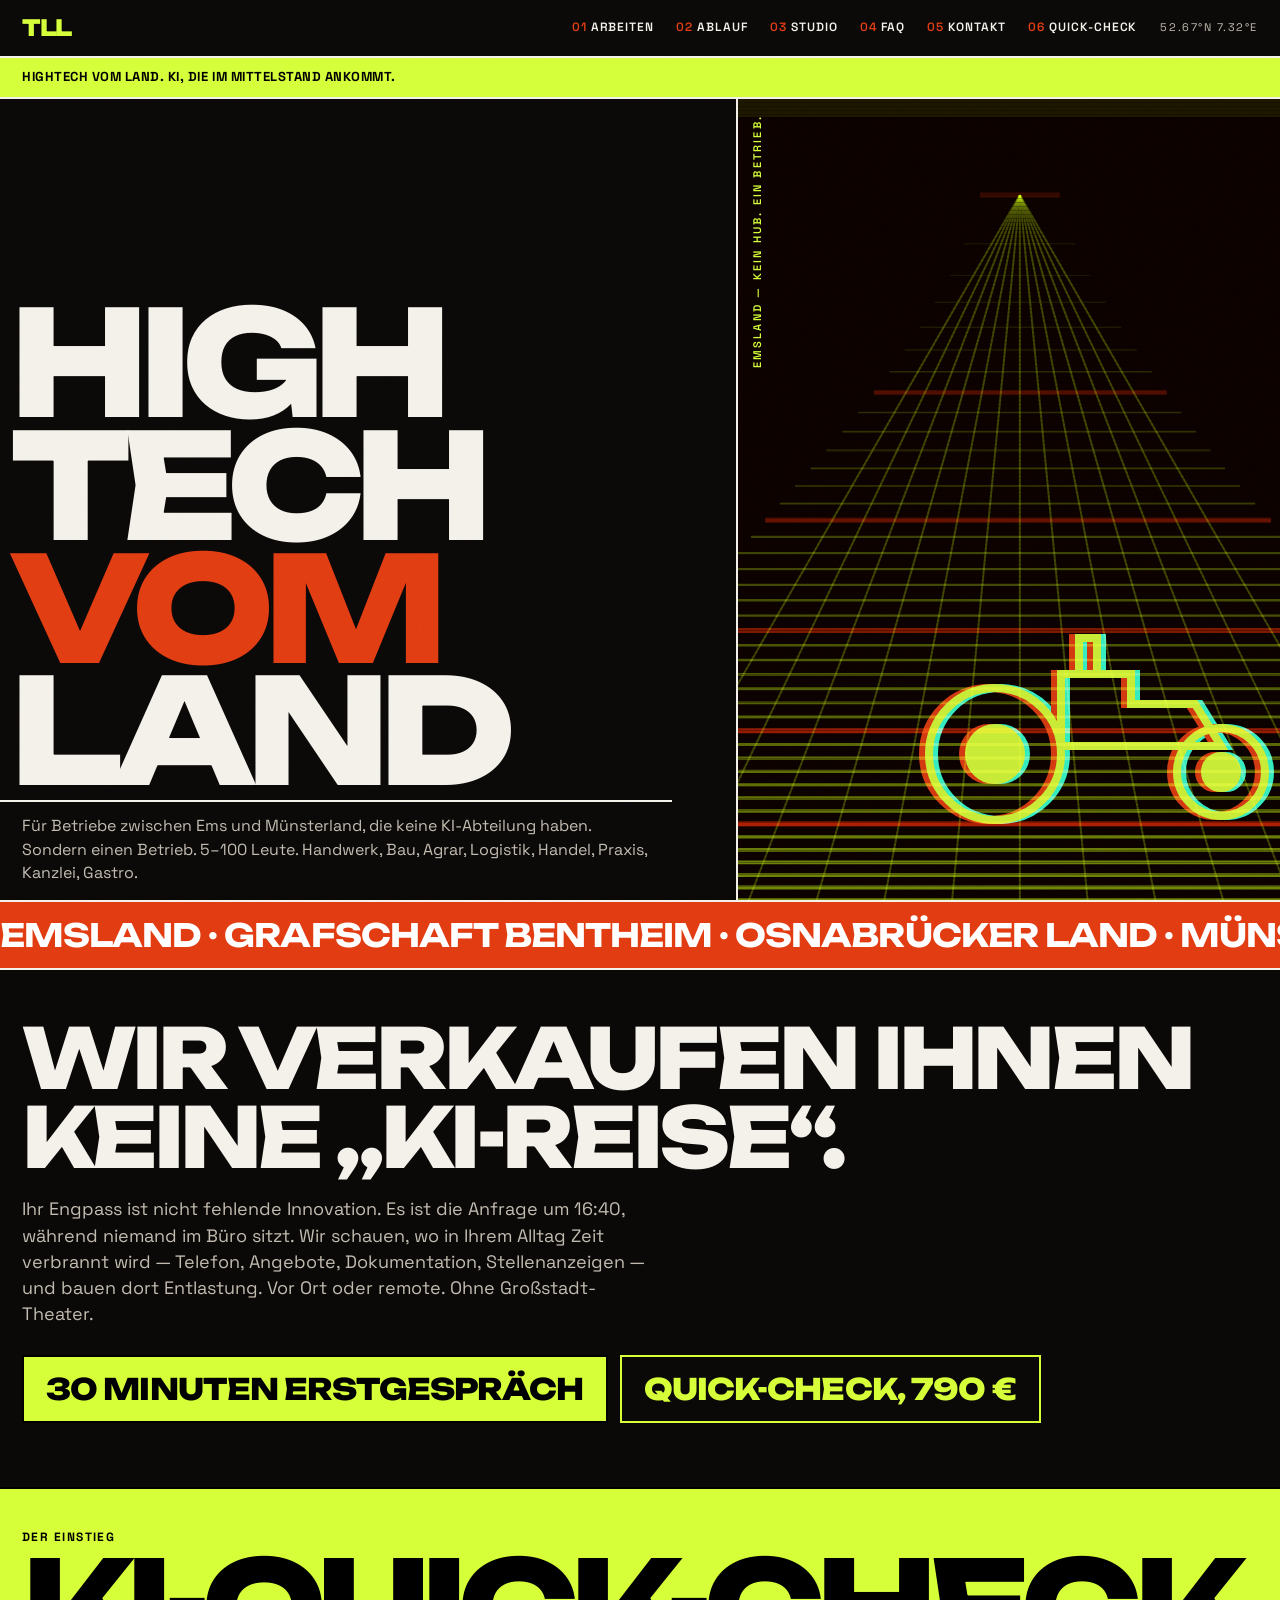
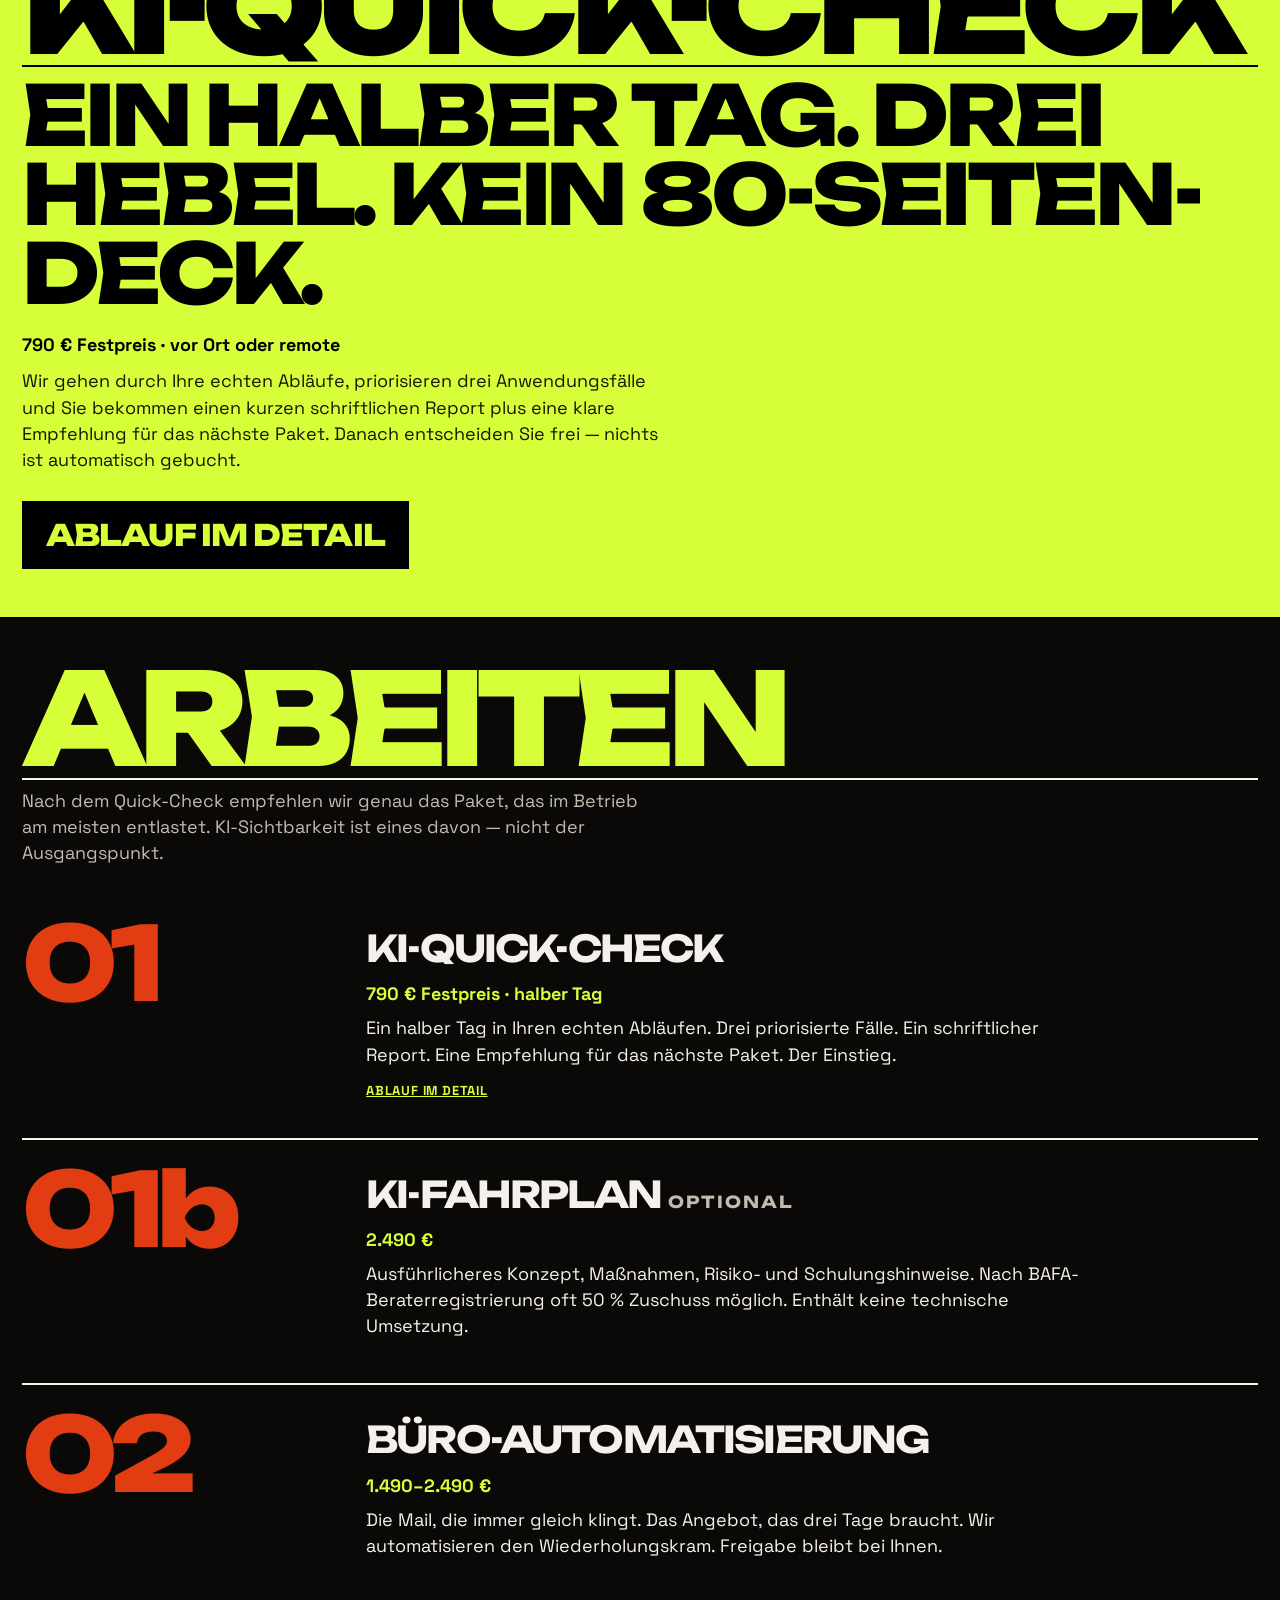
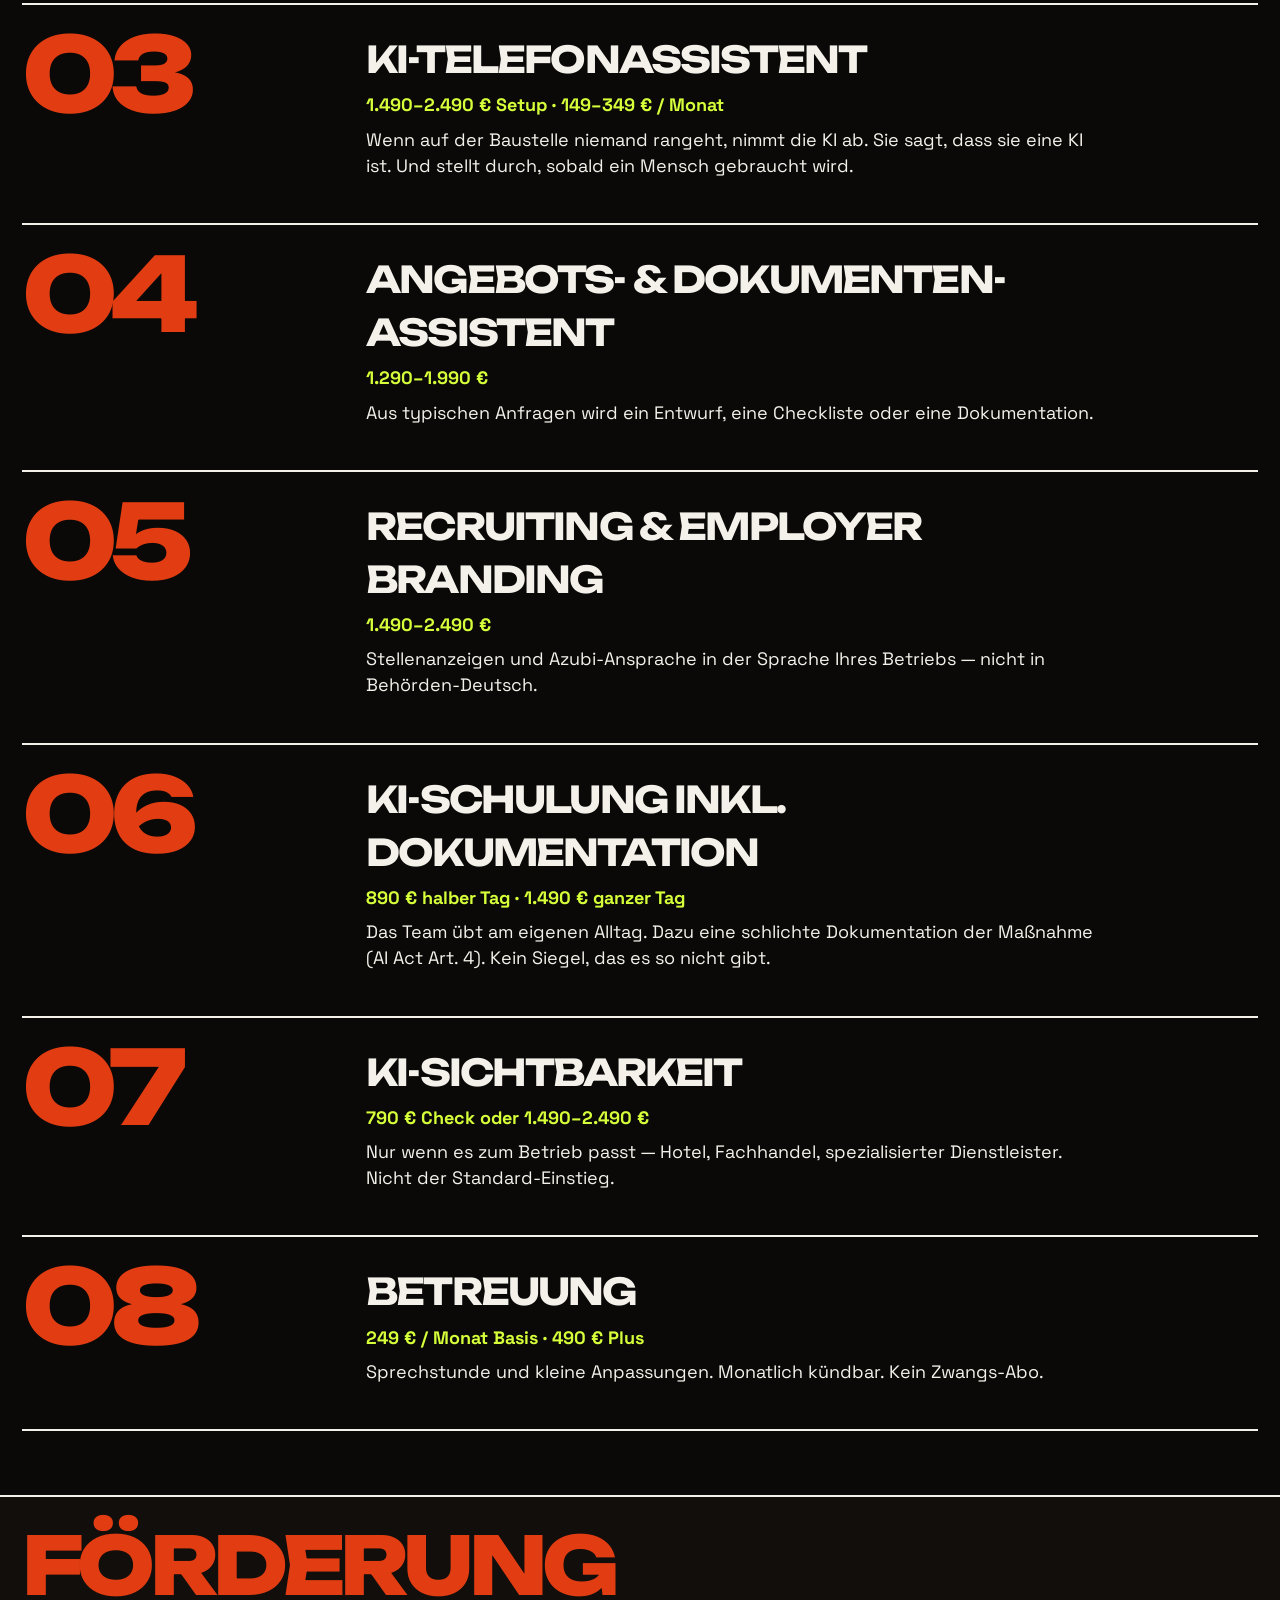
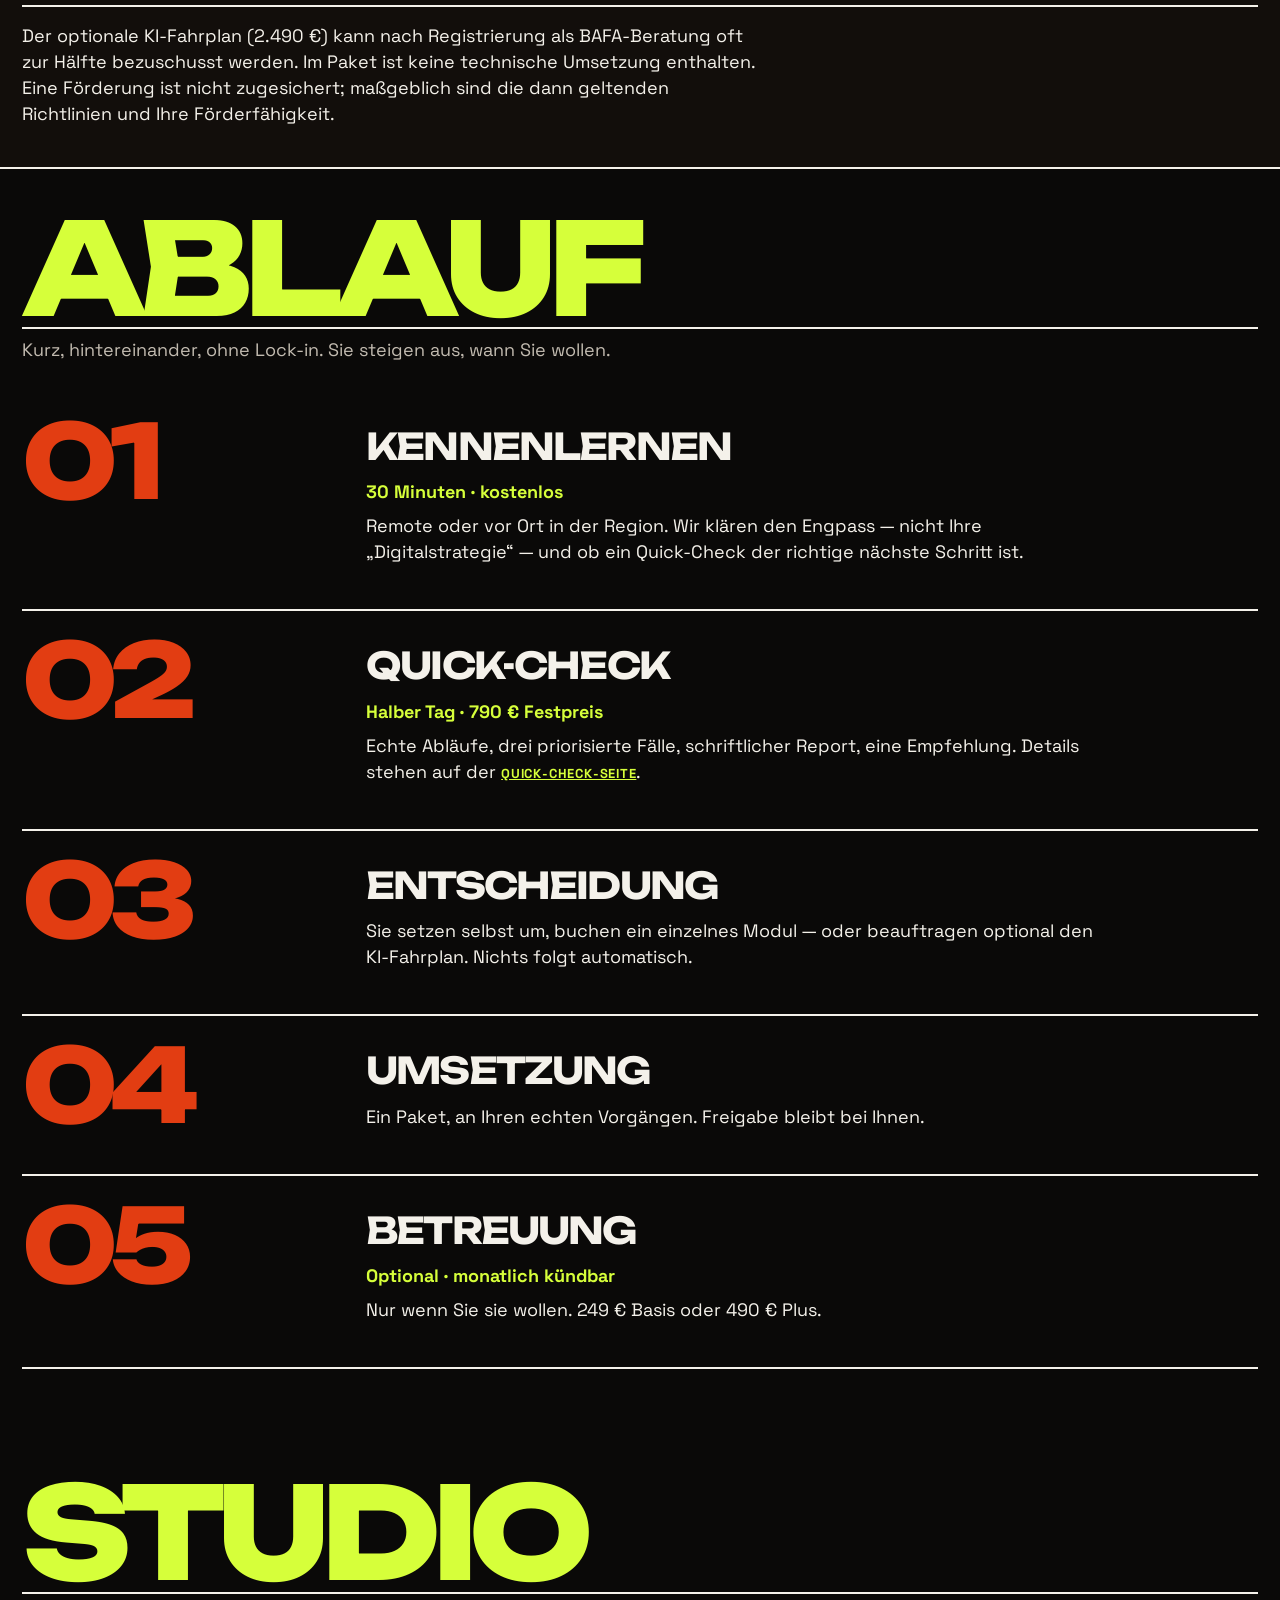
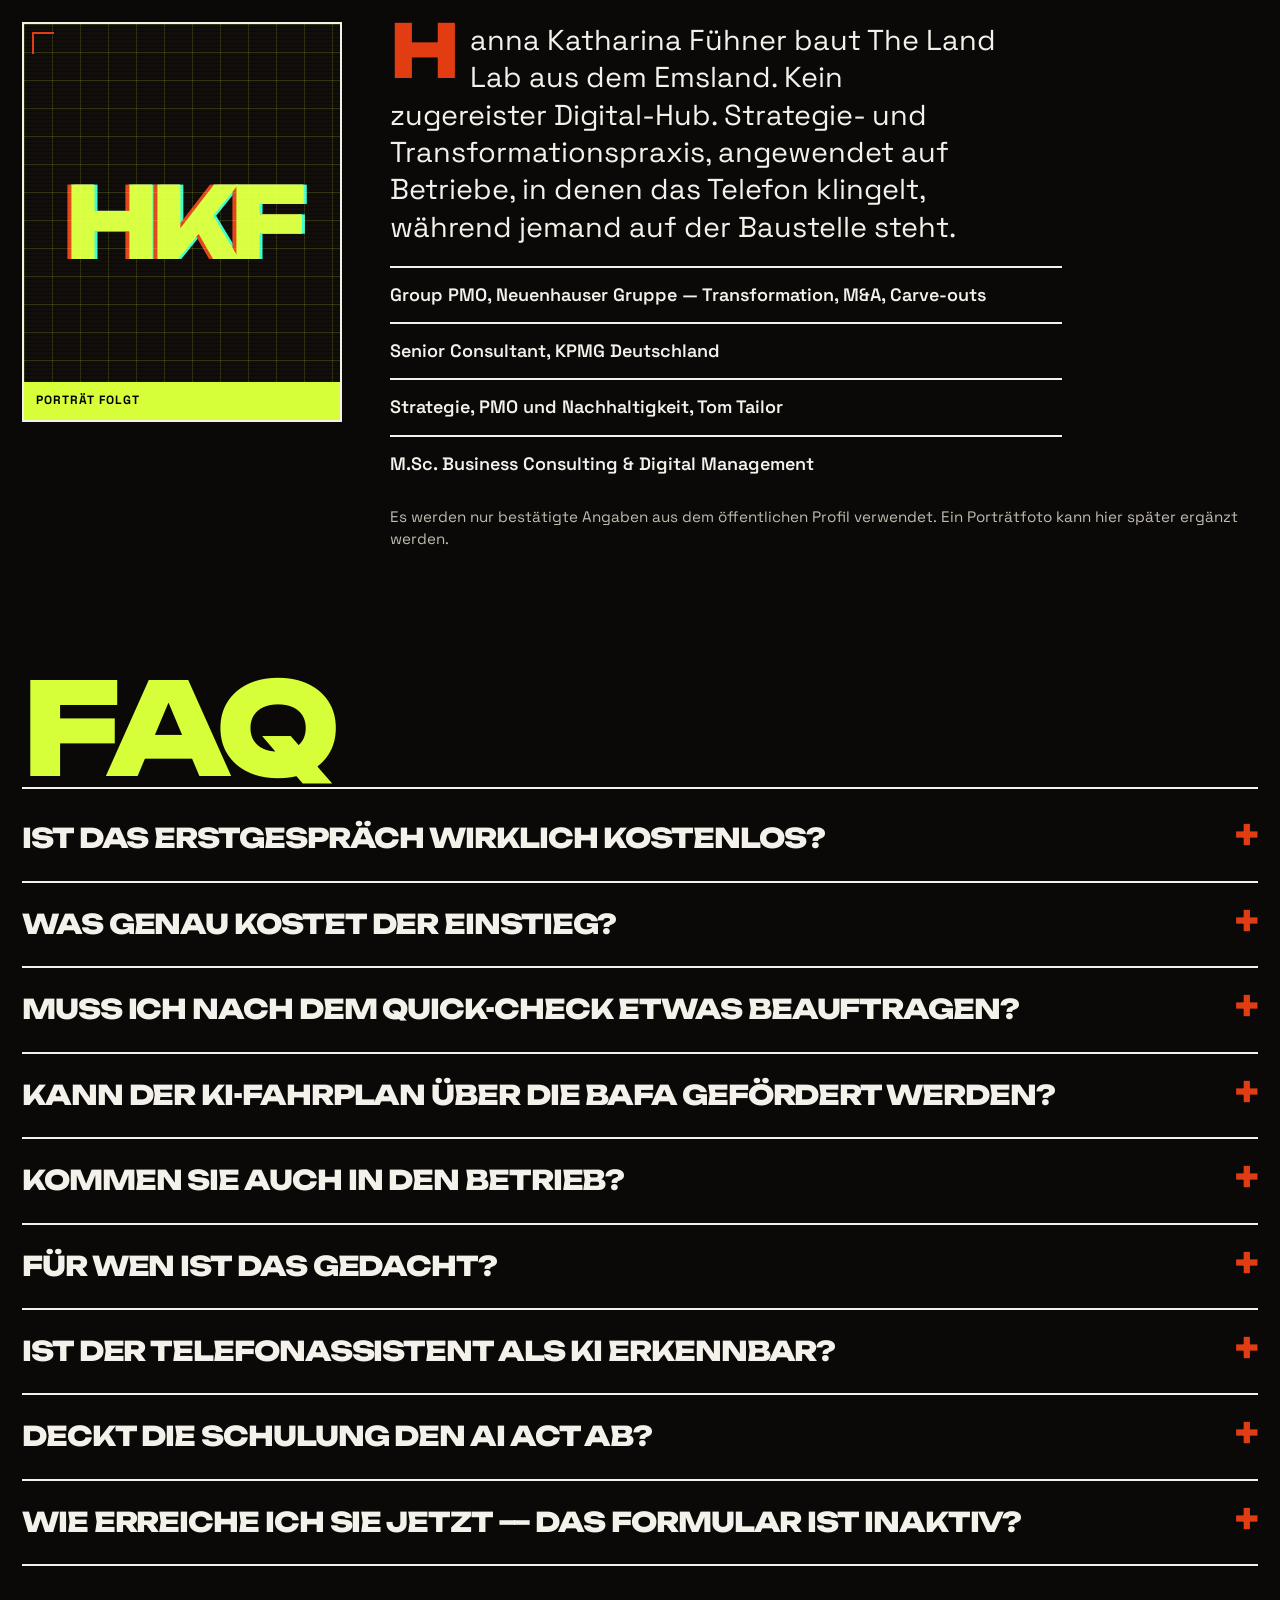
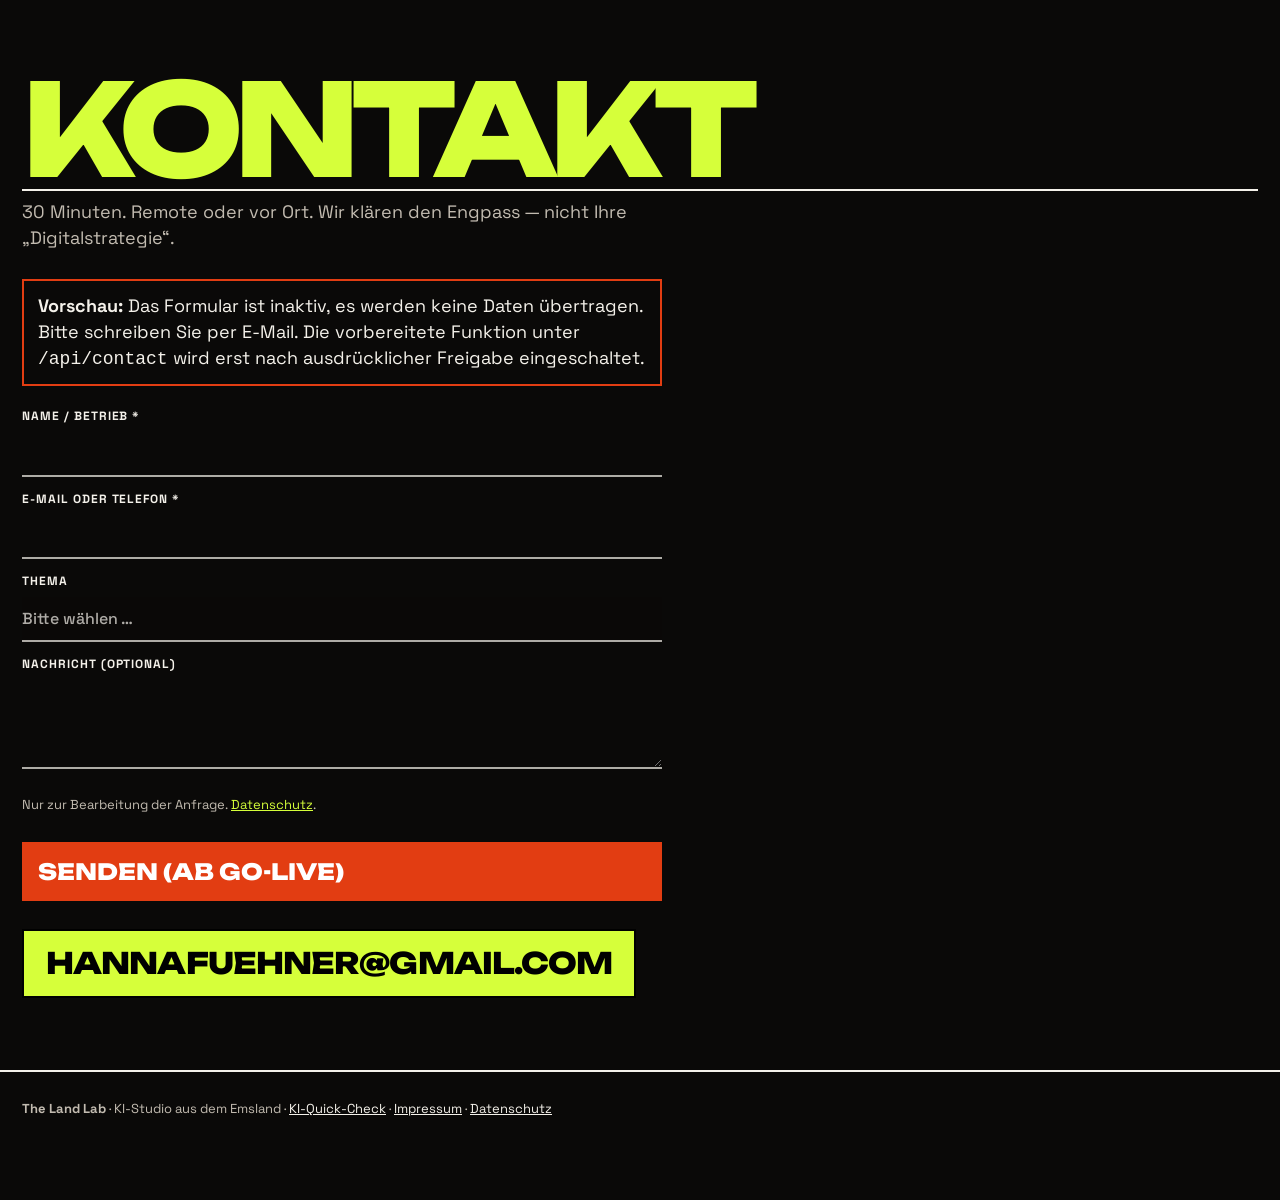
<file: index.html>
<!DOCTYPE html>
<html lang="de">
<head>
  <meta charset="UTF-8" />
  <meta name="viewport" content="width=device-width, initial-scale=1" />
  <title>The Land Lab — Hightech vom Land. KI, die im Mittelstand ankommt.</title>
  <meta name="description" content="The Land Lab ist das KI-Studio aus dem Emsland für den kleineren Mittelstand in der Region. Kostenloses Erstgespräch und KI-Quick-Check (790 €): Büro, Telefon, Angebote, Personal und Schulung." />
  <meta name="theme-color" content="#0a0908" />
  <link rel="stylesheet" href="assets/fonts/fonts.css" />
  <link rel="stylesheet" href="assets/css/site.css" />
</head>
<body>
  <a class="skip" href="#inhalt">Zum Inhalt</a>
  <div class="noise" aria-hidden="true"></div>

  <header class="top">
    <a class="mark" href="#inhalt" aria-label="The Land Lab — zum Anfang">TLL</a>
    <button class="menu-btn" type="button" aria-expanded="false" aria-controls="menu">Index</button>
    <nav id="menu" aria-label="Hauptnavigation">
      <a href="#arbeiten" data-n="01">Arbeiten</a>
      <a href="#ablauf" data-n="02">Ablauf</a>
      <a href="#studio" data-n="03">Studio</a>
      <a href="#faq" data-n="04">FAQ</a>
      <a href="#kontakt" data-n="05">Kontakt</a>
      <a href="quick-check.html" data-n="06">Quick-Check</a>
    </nav>
    <p class="coord">52.67°N 7.32°E</p>
  </header>

  <main id="inhalt">
    <section class="hero" aria-labelledby="hero-title">
      <p class="claim-line">Hightech vom Land. KI, die im Mittelstand ankommt.</p>
      <h1 id="hero-title" aria-label="Hightech vom Land">
        <span class="l">HIGH</span>
        <span class="l">TECH</span>
        <span class="l acc">VOM</span>
        <span class="l">LAND</span>
      </h1>
      <div class="hero__side">
        <canvas id="acker" width="800" height="1200" aria-hidden="true"></canvas>
        <div class="scan" aria-hidden="true"></div>
        <svg class="traktor" viewBox="0 0 420 240" role="img" aria-label="Stilisierter Traktor mit Scanlinien-Effekt">
          <g fill="none" stroke="currentColor" stroke-width="8" stroke-linejoin="miter">
            <circle cx="92" cy="158" r="66"/>
            <circle cx="92" cy="158" r="26" fill="currentColor"/>
            <circle cx="318" cy="176" r="44"/>
            <circle cx="318" cy="176" r="16" fill="currentColor"/>
            <path d="M158 150 V78 H228 V108 H292 L318 150 Z"/>
            <path d="M176 78 V42 H194 V78"/>
            <path d="M168 150 H300"/>
          </g>
        </svg>
        <p class="vert">EMSLAND — KEIN HUB. EIN BETRIEB.</p>
      </div>
      <p class="hero__note">Für Betriebe zwischen Ems und Münsterland, die keine KI-Abteilung haben. Sondern einen Betrieb. 5–100 Leute. Handwerk, Bau, Agrar, Logistik, Handel, Praxis, Kanzlei, Gastro.</p>
    </section>

    <div class="ticker" aria-hidden="true">
      <div class="ticker__track">
        <span>EMSLAND · GRAFSCHAFT BENTHEIM · OSNABRÜCKER LAND · MÜNSTERLAND · KEINE STRATEGIE-FOLIEN · KI, DIE IM BETRIEB ARBEITET · ANFRAGE REIN, ENTWURF RAUS, FREIGABE BEI IHNEN · QUICK-CHECK 790 € · 30 MINUTEN ZUERST · </span>
        <span>EMSLAND · GRAFSCHAFT BENTHEIM · OSNABRÜCKER LAND · MÜNSTERLAND · KEINE STRATEGIE-FOLIEN · KI, DIE IM BETRIEB ARBEITET · ANFRAGE REIN, ENTWURF RAUS, FREIGABE BEI IHNEN · QUICK-CHECK 790 € · 30 MINUTEN ZUERST · </span>
      </div>
    </div>

    <section class="intro" aria-labelledby="haltung-title">
      <h2 id="haltung-title" class="mega">Wir verkaufen Ihnen keine „KI-Reise“.</h2>
      <p class="deck">Ihr Engpass ist nicht fehlende Innovation. Es ist die Anfrage um 16:40, während niemand im Büro sitzt. Wir schauen, wo in Ihrem Alltag Zeit verbrannt wird — Telefon, Angebote, Dokumentation, Stellenanzeigen — und bauen dort Entlastung. Vor Ort oder remote. Ohne Großstadt-Theater.</p>
      <div class="actions">
        <a class="block-btn" href="#kontakt">30 Minuten Erstgespräch</a>
        <a class="block-btn block-btn--ghost" href="quick-check.html">Quick-Check, 790 €</a>
      </div>
    </section>

    <section class="highlight" id="einstieg" aria-labelledby="qc-highlight">
      <p class="kicker">Der Einstieg</p>
      <h2 id="qc-highlight" class="sec-title">KI-Quick-Check</h2>
      <p class="mega">Ein halber Tag. Drei Hebel. Kein 80-Seiten-Deck.</p>
      <p class="price">790 € Festpreis · vor Ort oder remote</p>
      <p class="deck">Wir gehen durch Ihre echten Abläufe, priorisieren drei Anwendungsfälle und Sie bekommen einen kurzen schriftlichen Report plus eine klare Empfehlung für das nächste Paket. Danach entscheiden Sie frei — nichts ist automatisch gebucht.</p>
      <a class="block-btn" href="quick-check.html">Ablauf im Detail</a>
    </section>

    <section id="arbeiten" class="works" aria-labelledby="arbeiten-title">
      <h2 id="arbeiten-title" class="sec-title">Arbeiten</h2>
      <p class="deck">Nach dem Quick-Check empfehlen wir genau das Paket, das im Betrieb am meisten entlastet. KI-Sichtbarkeit ist eines davon — nicht der Ausgangspunkt.</p>

      <article class="row">
        <p class="nr">01</p>
        <div class="row__body">
          <h3>KI-Quick-Check</h3>
          <p class="price">790 € Festpreis · halber Tag</p>
          <p>Ein halber Tag in Ihren echten Abläufen. Drei priorisierte Fälle. Ein schriftlicher Report. Eine Empfehlung für das nächste Paket. Der Einstieg.</p>
          <a href="quick-check.html">Ablauf im Detail</a>
        </div>
      </article>

      <article class="row">
        <p class="nr">01b</p>
        <div class="row__body">
          <h3>KI-Fahrplan <span>optional</span></h3>
          <p class="price">2.490 €</p>
          <p>Ausführlicheres Konzept, Maßnahmen, Risiko- und Schulungshinweise. Nach BAFA-Beraterregistrierung oft 50&nbsp;% Zuschuss möglich. Enthält keine technische Umsetzung.</p>
        </div>
      </article>

      <article class="row">
        <p class="nr">02</p>
        <div class="row__body">
          <h3>Büro-Automatisierung</h3>
          <p class="price">1.490–2.490 €</p>
          <p>Die Mail, die immer gleich klingt. Das Angebot, das drei Tage braucht. Wir automatisieren den Wiederholungskram. Freigabe bleibt bei Ihnen.</p>
        </div>
      </article>

      <article class="row">
        <p class="nr">03</p>
        <div class="row__body">
          <h3>KI-Telefonassistent</h3>
          <p class="price">1.490–2.490 € Setup · 149–349 € / Monat</p>
          <p>Wenn auf der Baustelle niemand rangeht, nimmt die KI ab. Sie sagt, dass sie eine KI ist. Und stellt durch, sobald ein Mensch gebraucht wird.</p>
        </div>
      </article>

      <article class="row">
        <p class="nr">04</p>
        <div class="row__body">
          <h3>Angebots- &amp; Dokumenten-Assistent</h3>
          <p class="price">1.290–1.990 €</p>
          <p>Aus typischen Anfragen wird ein Entwurf, eine Checkliste oder eine Dokumentation.</p>
        </div>
      </article>

      <article class="row">
        <p class="nr">05</p>
        <div class="row__body">
          <h3>Recruiting &amp; Employer Branding</h3>
          <p class="price">1.490–2.490 €</p>
          <p>Stellenanzeigen und Azubi-Ansprache in der Sprache Ihres Betriebs — nicht in Behörden-Deutsch.</p>
        </div>
      </article>

      <article class="row">
        <p class="nr">06</p>
        <div class="row__body">
          <h3>KI-Schulung inkl. Dokumentation</h3>
          <p class="price">890 € halber Tag · 1.490 € ganzer Tag</p>
          <p>Das Team übt am eigenen Alltag. Dazu eine schlichte Dokumentation der Maßnahme (AI Act Art. 4). Kein Siegel, das es so nicht gibt.</p>
        </div>
      </article>

      <article class="row">
        <p class="nr">07</p>
        <div class="row__body">
          <h3>KI-Sichtbarkeit</h3>
          <p class="price">790 € Check oder 1.490–2.490 €</p>
          <p>Nur wenn es zum Betrieb passt — Hotel, Fachhandel, spezialisierter Dienstleister. Nicht der Standard-Einstieg.</p>
        </div>
      </article>

      <article class="row">
        <p class="nr">08</p>
        <div class="row__body">
          <h3>Betreuung</h3>
          <p class="price">249 € / Monat Basis · 490 € Plus</p>
          <p>Sprechstunde und kleine Anpassungen. Monatlich kündbar. Kein Zwangs-Abo.</p>
        </div>
      </article>
    </section>

    <section class="bafa" aria-labelledby="bafa-title">
      <h2 id="bafa-title" class="sec-title">Förderung</h2>
      <p>Der optionale KI-Fahrplan (2.490&nbsp;€) kann nach Registrierung als BAFA-Beratung oft zur Hälfte bezuschusst werden. Im Paket ist keine technische Umsetzung enthalten. Eine Förderung ist nicht zugesichert; maßgeblich sind die dann geltenden Richtlinien und Ihre Förderfähigkeit.</p>
    </section>

    <section id="ablauf" class="ablauf" aria-labelledby="ablauf-title">
      <h2 id="ablauf-title" class="sec-title">Ablauf</h2>
      <p class="deck">Kurz, hintereinander, ohne Lock-in. Sie steigen aus, wann Sie wollen.</p>

      <article class="row">
        <p class="nr">01</p>
        <div class="row__body">
          <h3>Kennenlernen</h3>
          <p class="price">30 Minuten · kostenlos</p>
          <p>Remote oder vor Ort in der Region. Wir klären den Engpass — nicht Ihre „Digitalstrategie“ — und ob ein Quick-Check der richtige nächste Schritt ist.</p>
        </div>
      </article>
      <article class="row">
        <p class="nr">02</p>
        <div class="row__body">
          <h3>Quick-Check</h3>
          <p class="price">Halber Tag · 790 € Festpreis</p>
          <p>Echte Abläufe, drei priorisierte Fälle, schriftlicher Report, eine Empfehlung. Details stehen auf der <a href="quick-check.html">Quick-Check-Seite</a>.</p>
        </div>
      </article>
      <article class="row">
        <p class="nr">03</p>
        <div class="row__body">
          <h3>Entscheidung</h3>
          <p>Sie setzen selbst um, buchen ein einzelnes Modul — oder beauftragen optional den KI-Fahrplan. Nichts folgt automatisch.</p>
        </div>
      </article>
      <article class="row">
        <p class="nr">04</p>
        <div class="row__body">
          <h3>Umsetzung</h3>
          <p>Ein Paket, an Ihren echten Vorgängen. Freigabe bleibt bei Ihnen.</p>
        </div>
      </article>
      <article class="row">
        <p class="nr">05</p>
        <div class="row__body">
          <h3>Betreuung</h3>
          <p class="price">Optional · monatlich kündbar</p>
          <p>Nur wenn Sie sie wollen. 249&nbsp;€ Basis oder 490&nbsp;€ Plus.</p>
        </div>
      </article>
    </section>

    <section id="studio" class="studio" aria-labelledby="studio-title">
      <h2 id="studio-title" class="sec-title">Studio</h2>
      <div class="studio-grid">
        <figure class="portrait">
          <div class="portrait__grid" aria-hidden="true"></div>
          <div class="portrait__scan" aria-hidden="true"></div>
          <div class="portrait__corners" aria-hidden="true"></div>
          <p class="portrait__hkf" aria-hidden="true">HKF</p>
          <p class="portrait__cap">Porträt folgt</p>
          <figcaption class="visually-hidden">Porträtplatzhalter — Foto von Hanna Katharina Fühner folgt.</figcaption>
        </figure>
        <div>
          <p class="drop"><span>H</span>anna Katharina Fühner baut The Land Lab aus dem Emsland. Kein zugereister Digital-Hub. Strategie- und Transformationspraxis, angewendet auf Betriebe, in denen das Telefon klingelt, während jemand auf der Baustelle steht.</p>
          <ul>
            <li>Group PMO, Neuenhauser Gruppe — Transformation, M&amp;A, Carve-outs</li>
            <li>Senior Consultant, KPMG Deutschland</li>
            <li>Strategie, PMO und Nachhaltigkeit, Tom Tailor</li>
            <li>M.Sc. Business Consulting &amp; Digital Management</li>
          </ul>
          <p class="note">Es werden nur bestätigte Angaben aus dem öffentlichen Profil verwendet. Ein Porträtfoto kann hier später ergänzt werden.</p>
        </div>
      </div>
    </section>

    <section id="faq" class="faq" aria-labelledby="faq-title">
      <h2 id="faq-title" class="sec-title">FAQ</h2>

      <details>
        <summary>Ist das Erstgespräch wirklich kostenlos?</summary>
        <p>Ja. 30 Minuten, unverbindlich, remote oder vor Ort in der Region. Wir klären, ob ein Quick-Check sinnvoll ist — mehr nicht.</p>
      </details>
      <details>
        <summary>Was genau kostet der Einstieg?</summary>
        <p>Das Gespräch kostet nichts. Der KI-Quick-Check kostet 790&nbsp;€ Festpreis für einen halben Tag, vor Ort oder remote. Danach buchen Sie nur, wenn Sie wollen.</p>
      </details>
      <details>
        <summary>Muss ich nach dem Quick-Check etwas beauftragen?</summary>
        <p>Nein. Sie bekommen den Report und eine Empfehlung. Ob Sie selbst umsetzen, ein Modul buchen oder einen Fahrplan beauftragen, entscheiden Sie danach.</p>
      </details>
      <details>
        <summary>Kann der KI-Fahrplan über die BAFA gefördert werden?</summary>
        <p>Der optionale Fahrplan kostet 2.490&nbsp;€ und enthält keine technische Umsetzung. Nach Registrierung als BAFA-Beratung ist oft ein Zuschuss von 50&nbsp;% möglich. Ob und in welcher Höhe gefördert wird, hängt von den dann geltenden Richtlinien und Ihrer Förderfähigkeit ab — das ist keine Zusage.</p>
      </details>
      <details>
        <summary>Kommen Sie auch in den Betrieb?</summary>
        <p>Ja, in Emsland, Grafschaft Bentheim, Osnabrücker Land und Münsterland. Remote geht selbstverständlich auch.</p>
      </details>
      <details>
        <summary>Für wen ist das gedacht?</summary>
        <p>Für kleinere Betriebe, typisch 5–100 Mitarbeitende, ohne eigene KI-Abteilung: Handwerk, Bau, Agrar, Logistik, Handel, Praxis, Kanzlei, Gastro und vergleichbare Betriebe in der Region.</p>
      </details>
      <details>
        <summary>Ist der Telefonassistent als KI erkennbar?</summary>
        <p>Ja. Die KI sagt, dass sie eine KI ist, und stellt durch, sobald ein Mensch gebraucht wird.</p>
      </details>
      <details>
        <summary>Deckt die Schulung den AI Act ab?</summary>
        <p>Die Schulung übt am Alltag Ihres Teams. Dazu gibt es eine schlichte Dokumentation der Maßnahme (AI Act Art. 4). Ein Siegel, das es so nicht gibt, stellen wir nicht aus.</p>
      </details>
      <details>
        <summary>Wie erreiche ich Sie jetzt — das Formular ist inaktiv?</summary>
        <p>Richtig, das Kontaktformular überträgt derzeit keine Daten. Schreiben Sie bitte an <a href="mailto:Hannafuehner@gmail.com?subject=Erstgespräch The Land Lab">Hannafuehner@gmail.com</a>.</p>
      </details>
    </section>

    <section id="kontakt" class="kontakt" aria-labelledby="kontakt-title">
      <h2 id="kontakt-title" class="sec-title">Kontakt</h2>
      <p class="deck">30 Minuten. Remote oder vor Ort. Wir klären den Engpass — nicht Ihre „Digitalstrategie“.</p>
      <p class="notice"><strong>Vorschau:</strong> Das Formular ist inaktiv, es werden keine Daten übertragen. Bitte schreiben Sie per E-Mail. Die vorbereitete Funktion unter <code>/api/contact</code> wird erst nach ausdrücklicher Freigabe eingeschaltet.</p>
      <form action="/api/contact" method="post" aria-disabled="true" data-status="preview">
        <fieldset disabled>
          <legend class="visually-hidden">Anfrage Erstgespräch (derzeit deaktiviert)</legend>
          <label>Name / Betrieb *
            <input type="text" name="name" required maxlength="200" autocomplete="organization" />
          </label>
          <label>E-Mail oder Telefon *
            <input type="text" name="contact" required maxlength="200" autocomplete="email" />
          </label>
          <label>Thema
            <select name="topic">
              <option value="">Bitte wählen …</option>
              <option>KI-Quick-Check (790 €)</option>
              <option>Büro &amp; Angebote</option>
              <option>Telefon-Erreichbarkeit</option>
              <option>Recruiting / Azubis</option>
              <option>Schulung (AI Act Art. 4)</option>
              <option>Erst mal unverbindlich sprechen</option>
            </select>
          </label>
          <label>Nachricht (optional)
            <textarea name="message" maxlength="4000"></textarea>
          </label>
          <input class="hp" type="text" name="website" tabindex="-1" autocomplete="off" aria-hidden="true" />
          <p class="legal">Nur zur Bearbeitung der Anfrage. <a href="datenschutz.html">Datenschutz</a>.</p>
          <button type="submit" disabled>Senden (ab Go-Live)</button>
        </fieldset>
      </form>
      <p style="margin:28px 0 8px;"><a class="block-btn" href="mailto:Hannafuehner@gmail.com?subject=Erstgespräch The Land Lab">Hannafuehner@gmail.com</a></p>
    </section>
  </main>

  <footer>
    <p><strong>The Land Lab</strong> · KI-Studio aus dem Emsland · <a href="quick-check.html">KI-Quick-Check</a> · <a href="impressum.html">Impressum</a> · <a href="datenschutz.html">Datenschutz</a></p>
  </footer>
  <script src="assets/js/site.js" defer></script>
</body>
</html>
</file>
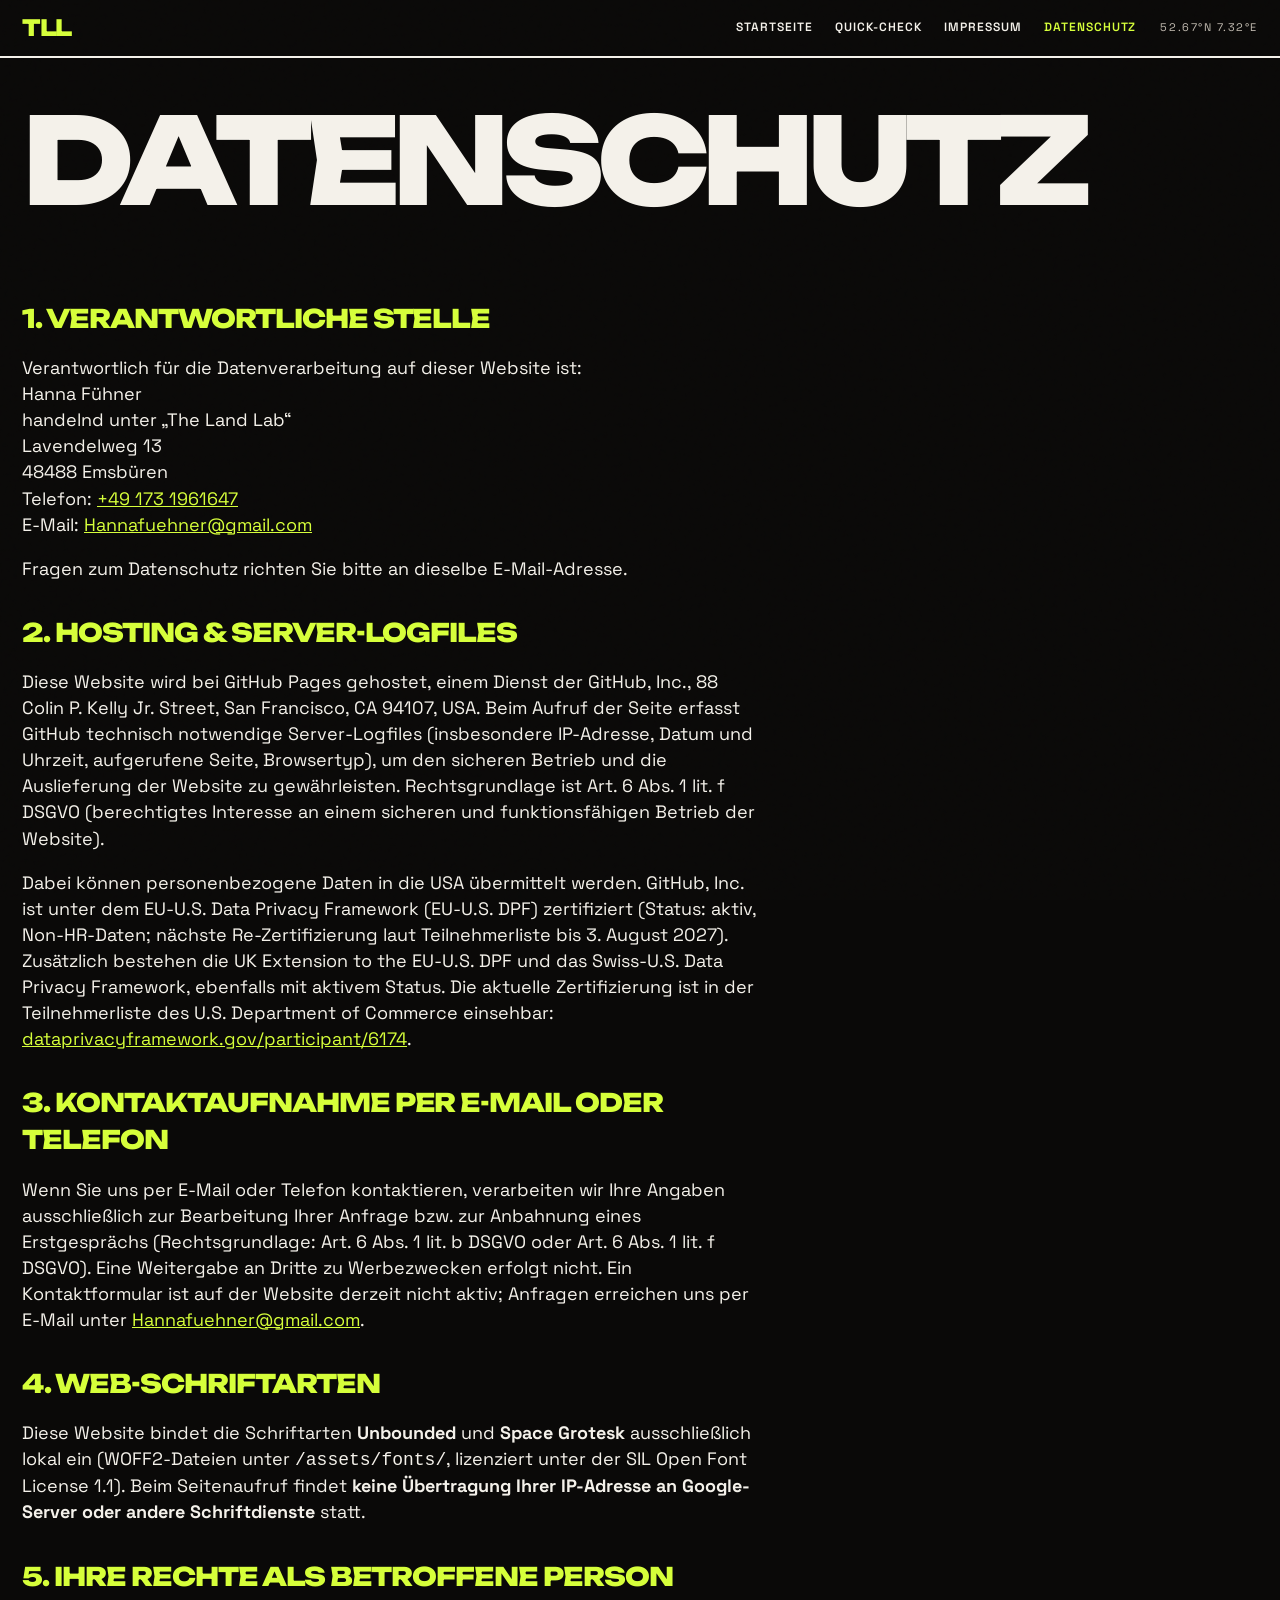
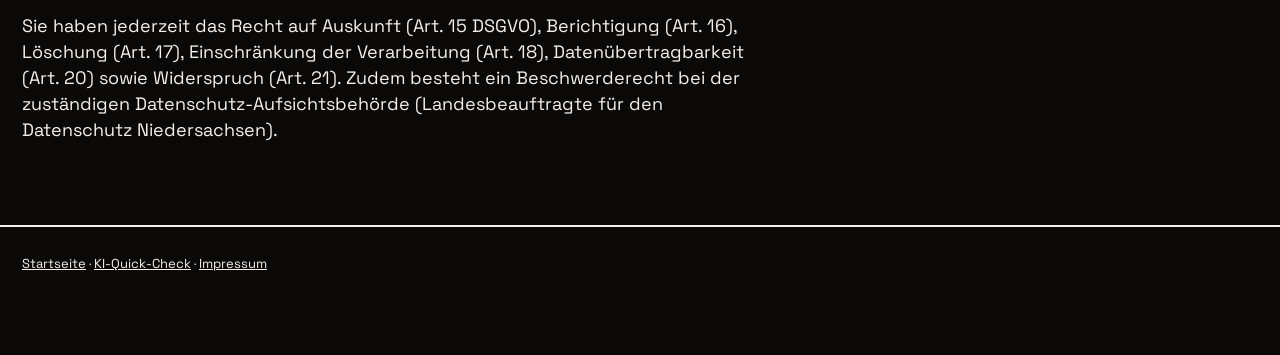
<file: datenschutz.html>
<!DOCTYPE html>
<html lang="de">
<head>
  <meta charset="UTF-8" />
  <meta name="viewport" content="width=device-width, initial-scale=1" />
  <title>Datenschutzerklärung — The Land Lab</title>
  <meta name="robots" content="noindex" />
  <meta name="theme-color" content="#0a0908" />
  <link rel="stylesheet" href="assets/fonts/fonts.css" />
  <link rel="stylesheet" href="assets/css/site.css" />
</head>
<body>
  <a class="skip" href="#inhalt">Zum Inhalt</a>
  <div class="noise" aria-hidden="true"></div>

  <header class="top">
    <a class="mark" href="index.html" aria-label="The Land Lab — Startseite">TLL</a>
    <button class="menu-btn" type="button" aria-expanded="false" aria-controls="menu">Index</button>
    <nav id="menu" aria-label="Hauptnavigation">
      <a href="index.html">Startseite</a>
      <a href="quick-check.html">Quick-Check</a>
      <a href="impressum.html">Impressum</a>
      <a href="datenschutz.html" aria-current="page">Datenschutz</a>
    </nav>
    <p class="coord">52.67°N 7.32°E</p>
  </header>

  <main id="inhalt" class="legal-page">
    <header class="page-hero page-hero--flush">
      <h1>Daten&shy;schutz</h1>
    </header>

    <div class="legal-body">
      <h2>1. Verantwortliche Stelle</h2>
      <p>
        Verantwortlich für die Datenverarbeitung auf dieser Website ist:<br />
        Hanna Fühner<br />
        handelnd unter „The Land Lab“<br />
        Lavendelweg 13<br />
        48488 Emsbüren<br />
        Telefon: <a href="tel:+491731961647">+49 173 1961647</a><br />
        E-Mail: <a href="mailto:Hannafuehner@gmail.com">Hannafuehner@gmail.com</a>
      </p>
      <p>Fragen zum Datenschutz richten Sie bitte an dieselbe E-Mail-Adresse.</p>

      <h2>2. Hosting &amp; Server-Logfiles</h2>
      <p>Diese Website wird bei GitHub Pages gehostet, einem Dienst der GitHub, Inc., 88 Colin P. Kelly Jr. Street, San Francisco, CA 94107, USA. Beim Aufruf der Seite erfasst GitHub technisch notwendige Server-Logfiles (insbesondere IP-Adresse, Datum und Uhrzeit, aufgerufene Seite, Browsertyp), um den sicheren Betrieb und die Auslieferung der Website zu gewährleisten. Rechtsgrundlage ist Art. 6 Abs. 1 lit. f DSGVO (berechtigtes Interesse an einem sicheren und funktionsfähigen Betrieb der Website).</p>
      <p>Dabei können personenbezogene Daten in die USA übermittelt werden. GitHub, Inc. ist unter dem EU-U.S. Data Privacy Framework (EU-U.S. DPF) zertifiziert (Status: aktiv, Non-HR-Daten; nächste Re-Zertifizierung laut Teilnehmerliste bis 3. August 2027). Zusätzlich bestehen die UK Extension to the EU-U.S. DPF und das Swiss-U.S. Data Privacy Framework, ebenfalls mit aktivem Status. Die aktuelle Zertifizierung ist in der Teilnehmerliste des U.S. Department of Commerce einsehbar: <a href="https://www.dataprivacyframework.gov/participant/6174" rel="noopener noreferrer">dataprivacyframework.gov/participant/6174</a>.</p>

      <h2>3. Kontaktaufnahme per E-Mail oder Telefon</h2>
      <p>Wenn Sie uns per E-Mail oder Telefon kontaktieren, verarbeiten wir Ihre Angaben ausschließlich zur Bearbeitung Ihrer Anfrage bzw. zur Anbahnung eines Erstgesprächs (Rechtsgrundlage: Art. 6 Abs. 1 lit. b DSGVO oder Art. 6 Abs. 1 lit. f DSGVO). Eine Weitergabe an Dritte zu Werbezwecken erfolgt nicht. Ein Kontaktformular ist auf der Website derzeit nicht aktiv; Anfragen erreichen uns per E-Mail unter <a href="mailto:Hannafuehner@gmail.com">Hannafuehner@gmail.com</a>.</p>

      <h2>4. Web-Schriftarten</h2>
      <p>Diese Website bindet die Schriftarten <strong>Unbounded</strong> und <strong>Space Grotesk</strong> ausschließlich lokal ein (WOFF2-Dateien unter <code>/assets/fonts/</code>, lizenziert unter der SIL Open Font License 1.1). Beim Seitenaufruf findet <strong>keine Übertragung Ihrer IP-Adresse an Google-Server oder andere Schriftdienste</strong> statt.</p>

      <h2>5. Ihre Rechte als betroffene Person</h2>
      <p>Sie haben jederzeit das Recht auf Auskunft (Art. 15 DSGVO), Berichtigung (Art. 16), Löschung (Art. 17), Einschränkung der Verarbeitung (Art. 18), Datenübertragbarkeit (Art. 20) sowie Widerspruch (Art. 21). Zudem besteht ein Beschwerderecht bei der zuständigen Datenschutz-Aufsichtsbehörde (Landesbeauftragte für den Datenschutz Niedersachsen).</p>
    </div>
  </main>

  <footer>
    <p><a href="index.html">Startseite</a> · <a href="quick-check.html">KI-Quick-Check</a> · <a href="impressum.html">Impressum</a></p>
  </footer>
  <script src="assets/js/site.js" defer></script>
</body>
</html>
</file>
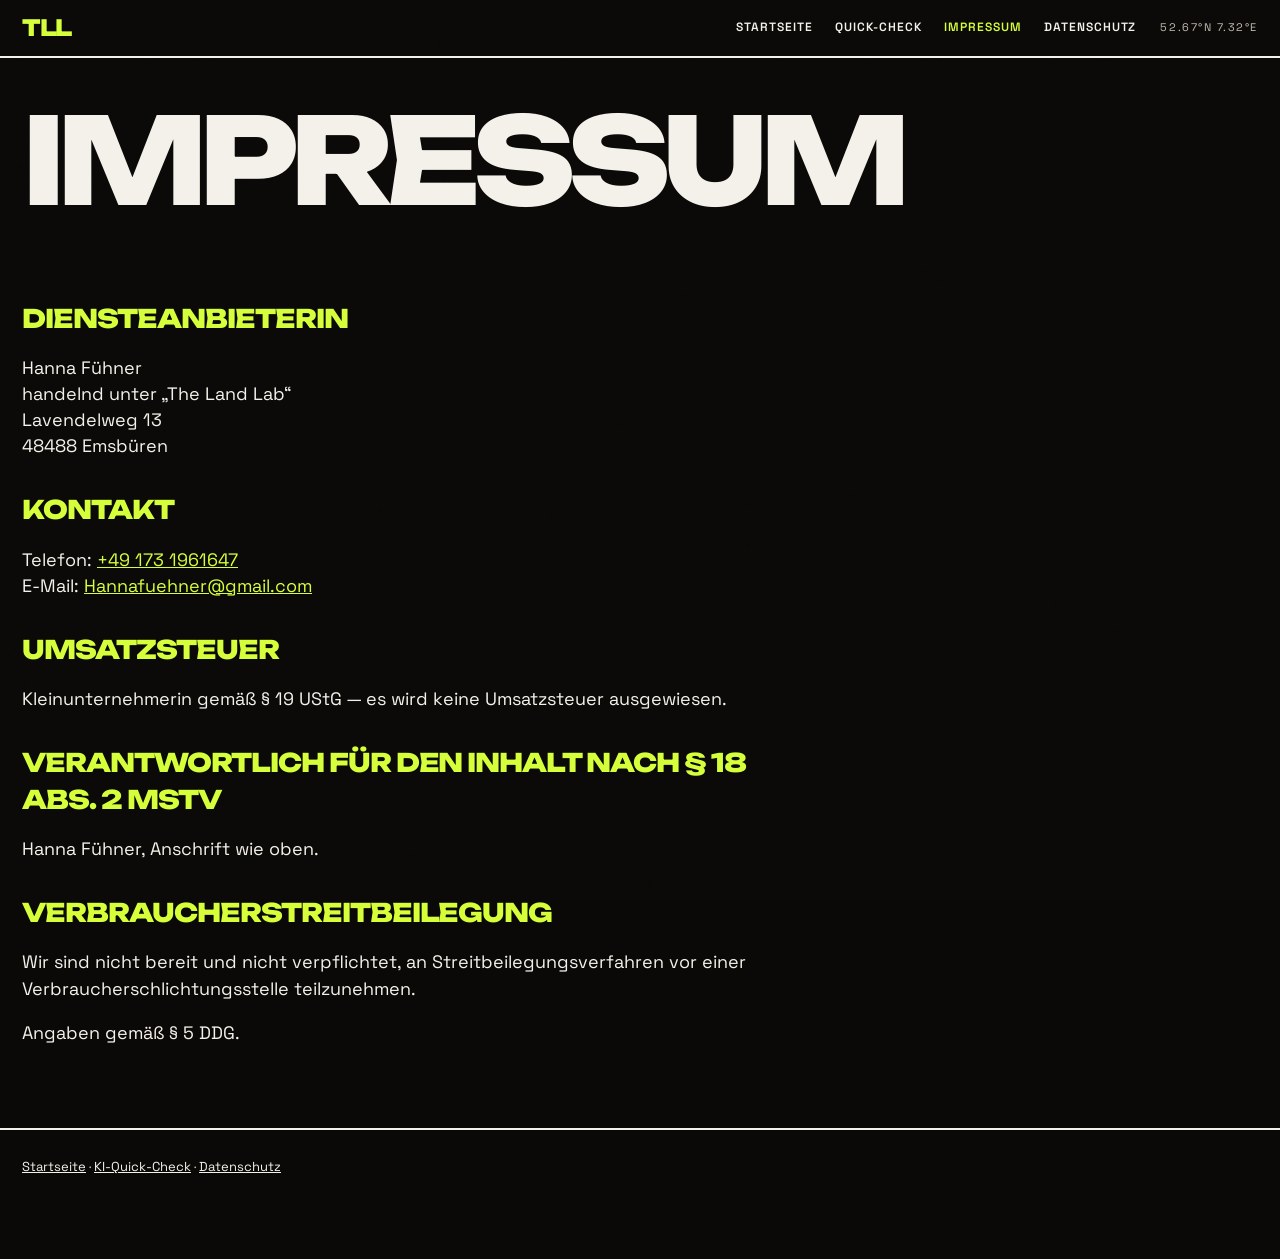
<file: impressum.html>
<!DOCTYPE html>
<html lang="de">
<head>
  <meta charset="UTF-8" />
  <meta name="viewport" content="width=device-width, initial-scale=1" />
  <title>Impressum — The Land Lab</title>
  <meta name="robots" content="noindex" />
  <meta name="theme-color" content="#0a0908" />
  <link rel="stylesheet" href="assets/fonts/fonts.css" />
  <link rel="stylesheet" href="assets/css/site.css" />
</head>
<body>
  <a class="skip" href="#inhalt">Zum Inhalt</a>
  <div class="noise" aria-hidden="true"></div>

  <header class="top">
    <a class="mark" href="index.html" aria-label="The Land Lab — Startseite">TLL</a>
    <button class="menu-btn" type="button" aria-expanded="false" aria-controls="menu">Index</button>
    <nav id="menu" aria-label="Hauptnavigation">
      <a href="index.html">Startseite</a>
      <a href="quick-check.html">Quick-Check</a>
      <a href="impressum.html" aria-current="page">Impressum</a>
      <a href="datenschutz.html">Datenschutz</a>
    </nav>
    <p class="coord">52.67°N 7.32°E</p>
  </header>

  <main id="inhalt" class="legal-page">
    <header class="page-hero page-hero--flush">
      <h1>Impressum</h1>
    </header>

    <div class="legal-body">
      <h2>Diensteanbieterin</h2>
      <p>
        Hanna Fühner<br />
        handelnd unter „The Land Lab“<br />
        Lavendelweg 13<br />
        48488 Emsbüren
      </p>

      <h2>Kontakt</h2>
      <p>
        Telefon: <a href="tel:+491731961647">+49 173 1961647</a><br />
        E-Mail: <a href="mailto:Hannafuehner@gmail.com">Hannafuehner@gmail.com</a>
      </p>

      <h2>Umsatzsteuer</h2>
      <p>Kleinunternehmerin gemäß § 19 UStG — es wird keine Umsatzsteuer ausgewiesen.</p>

      <h2>Verantwortlich für den Inhalt nach § 18 Abs. 2 MStV</h2>
      <p>Hanna Fühner, Anschrift wie oben.</p>

      <h2>Verbraucherstreitbeilegung</h2>
      <p>Wir sind nicht bereit und nicht verpflichtet, an Streitbeilegungsverfahren vor einer Verbraucherschlichtungsstelle teilzunehmen.</p>

      <p>Angaben gemäß § 5 DDG.</p>
    </div>
  </main>

  <footer>
    <p><a href="index.html">Startseite</a> · <a href="quick-check.html">KI-Quick-Check</a> · <a href="datenschutz.html">Datenschutz</a></p>
  </footer>
  <script src="assets/js/site.js" defer></script>
</body>
</html>
</file>
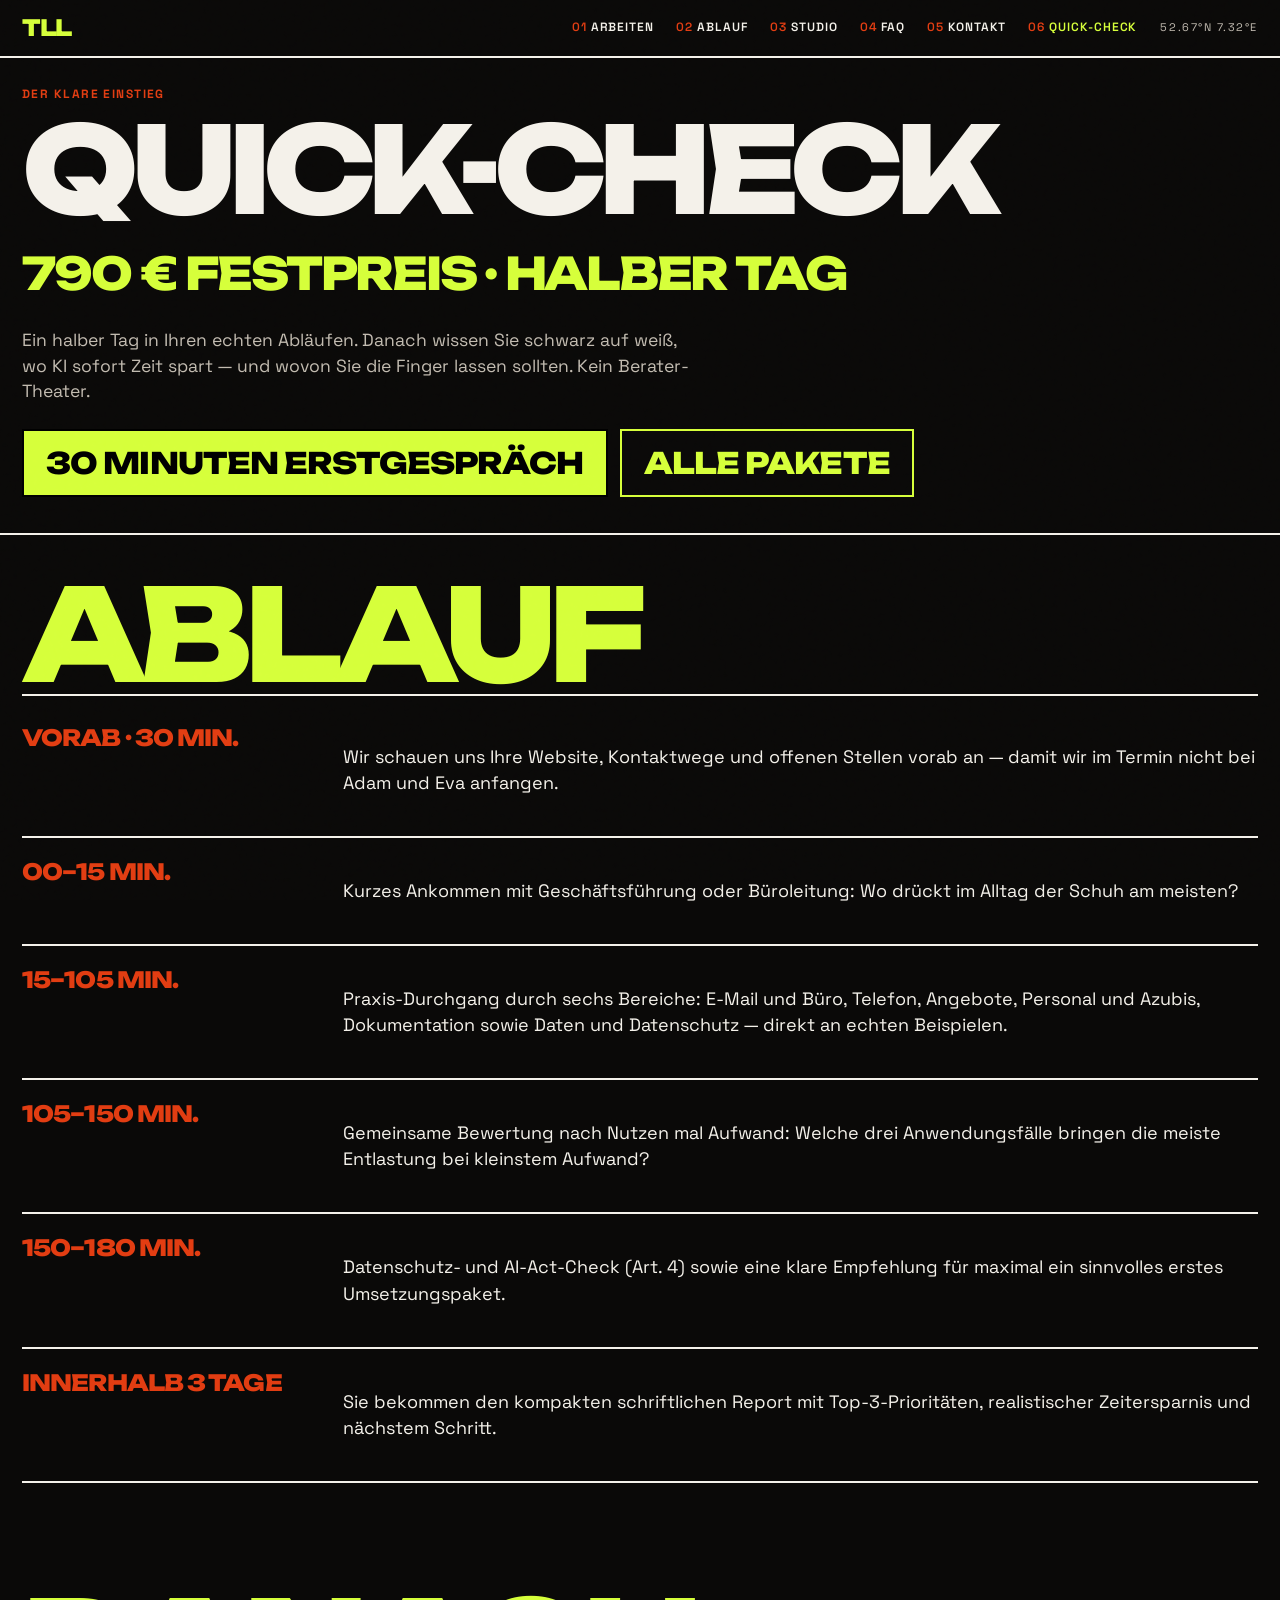
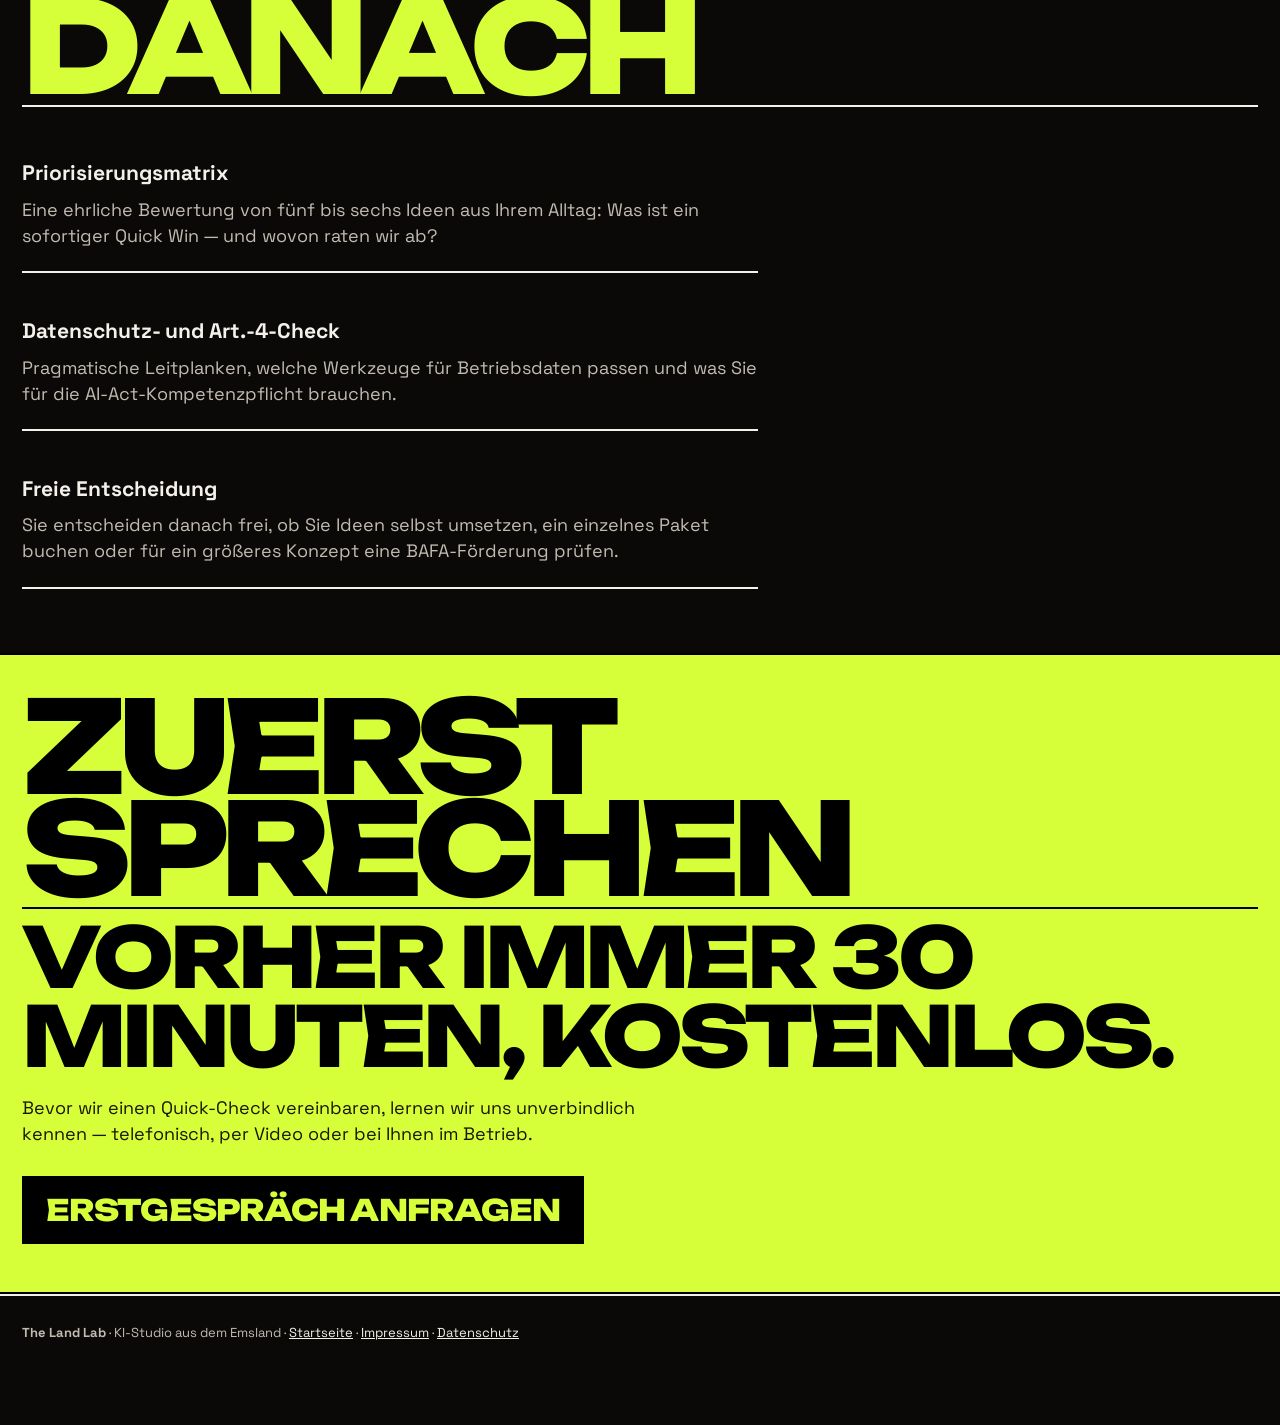
<file: quick-check.html>
<!DOCTYPE html>
<html lang="de">
<head>
  <meta charset="UTF-8" />
  <meta name="viewport" content="width=device-width, initial-scale=1" />
  <title>KI-Quick-Check (790 €) — The Land Lab</title>
  <meta name="description" content="Der halbtägige KI-Quick-Check von The Land Lab für kleinere Betriebe im Emsland und der Region: Ablauf, Ergebnisse und Festpreis 790 €." />
  <meta name="theme-color" content="#0a0908" />
  <link rel="stylesheet" href="assets/fonts/fonts.css" />
  <link rel="stylesheet" href="assets/css/site.css" />
</head>
<body>
  <a class="skip" href="#inhalt">Zum Inhalt</a>
  <div class="noise" aria-hidden="true"></div>

  <header class="top">
    <a class="mark" href="index.html" aria-label="The Land Lab — Startseite">TLL</a>
    <button class="menu-btn" type="button" aria-expanded="false" aria-controls="menu">Index</button>
    <nav id="menu" aria-label="Hauptnavigation">
      <a href="index.html#arbeiten" data-n="01">Arbeiten</a>
      <a href="index.html#ablauf" data-n="02">Ablauf</a>
      <a href="index.html#studio" data-n="03">Studio</a>
      <a href="index.html#faq" data-n="04">FAQ</a>
      <a href="index.html#kontakt" data-n="05">Kontakt</a>
      <a href="quick-check.html" data-n="06" aria-current="page">Quick-Check</a>
    </nav>
    <p class="coord">52.67°N 7.32°E</p>
  </header>

  <main id="inhalt">
    <header class="page-hero">
      <p class="kicker">Der klare Einstieg</p>
      <h1>Quick-Check</h1>
      <p class="meta-price">790 € Festpreis · halber Tag</p>
      <p class="lead">Ein halber Tag in Ihren echten Abläufen. Danach wissen Sie schwarz auf weiß, wo KI sofort Zeit spart — und wovon Sie die Finger lassen sollten. Kein Berater-Theater.</p>
      <div class="actions">
        <a class="block-btn" href="index.html#kontakt">30 Minuten Erstgespräch</a>
        <a class="block-btn block-btn--ghost" href="index.html#arbeiten">Alle Pakete</a>
      </div>
    </header>

    <section class="qc" aria-labelledby="qc-ablauf">
      <h2 id="qc-ablauf" class="sec-title">Ablauf</h2>
      <div class="qc-step">
        <p class="when">Vorab · 30 Min.</p>
        <p>Wir schauen uns Ihre Website, Kontaktwege und offenen Stellen vorab an — damit wir im Termin nicht bei Adam und Eva anfangen.</p>
      </div>
      <div class="qc-step">
        <p class="when">00–15 Min.</p>
        <p>Kurzes Ankommen mit Geschäftsführung oder Büroleitung: Wo drückt im Alltag der Schuh am meisten?</p>
      </div>
      <div class="qc-step">
        <p class="when">15–105 Min.</p>
        <p>Praxis-Durchgang durch sechs Bereiche: E-Mail und Büro, Telefon, Angebote, Personal und Azubis, Dokumentation sowie Daten und Datenschutz — direkt an echten Beispielen.</p>
      </div>
      <div class="qc-step">
        <p class="when">105–150 Min.</p>
        <p>Gemeinsame Bewertung nach Nutzen mal Aufwand: Welche drei Anwendungsfälle bringen die meiste Entlastung bei kleinstem Aufwand?</p>
      </div>
      <div class="qc-step">
        <p class="when">150–180 Min.</p>
        <p>Datenschutz- und AI-Act-Check (Art. 4) sowie eine klare Empfehlung für maximal ein sinnvolles erstes Umsetzungspaket.</p>
      </div>
      <div class="qc-step">
        <p class="when">Innerhalb 3 Tage</p>
        <p>Sie bekommen den kompakten schriftlichen Report mit Top-3-Prioritäten, realistischer Zeitersparnis und nächstem Schritt.</p>
      </div>
    </section>

    <section class="qc" aria-labelledby="qc-ergebnis">
      <h2 id="qc-ergebnis" class="sec-title">Danach</h2>
      <div class="qc-out">
        <article>
          <h3>Priorisierungsmatrix</h3>
          <p>Eine ehrliche Bewertung von fünf bis sechs Ideen aus Ihrem Alltag: Was ist ein sofortiger Quick Win — und wovon raten wir ab?</p>
        </article>
        <article>
          <h3>Datenschutz- und Art.-4-Check</h3>
          <p>Pragmatische Leitplanken, welche Werkzeuge für Betriebsdaten passen und was Sie für die AI-Act-Kompetenzpflicht brauchen.</p>
        </article>
        <article>
          <h3>Freie Entscheidung</h3>
          <p>Sie entscheiden danach frei, ob Sie Ideen selbst umsetzen, ein einzelnes Paket buchen oder für ein größeres Konzept eine BAFA-Förderung prüfen.</p>
        </article>
      </div>
    </section>

    <section class="highlight" aria-labelledby="qc-cta">
      <h2 id="qc-cta" class="sec-title">Zuerst sprechen</h2>
      <p class="mega">Vorher immer 30 Minuten, kostenlos.</p>
      <p class="deck">Bevor wir einen Quick-Check vereinbaren, lernen wir uns unverbindlich kennen — telefonisch, per Video oder bei Ihnen im Betrieb.</p>
      <a class="block-btn" href="mailto:Hannafuehner@gmail.com?subject=Anfrage Erstgespräch KI-Quick-Check">Erstgespräch anfragen</a>
    </section>
  </main>

  <footer>
    <p><strong>The Land Lab</strong> · KI-Studio aus dem Emsland · <a href="index.html">Startseite</a> · <a href="impressum.html">Impressum</a> · <a href="datenschutz.html">Datenschutz</a></p>
  </footer>
  <script src="assets/js/site.js" defer></script>
</body>
</html>
</file>
<file: assets/fonts/fonts.css>
/* Unbounded + Space Grotesk (SIL Open Font License 1.1).
   Lizenzen: Unbounded-OFL.txt, SpaceGrotesk-OFL.txt. Kein CDN, keine Google-Server. */
@font-face {
  font-family: "Space Grotesk";
  src: url("space-grotesk-latin-ext-wght.woff2") format("woff2");
  font-weight: 300 700;
  font-style: normal;
  font-display: swap;
  unicode-range: U+0100-02BA, U+02BD-02C5, U+02C7-02CC, U+02CE-02D7, U+02DD-02FF, U+0304, U+0308, U+0329, U+1D00-1DBF, U+1E00-1E9F, U+1EF2-1EFF, U+2020, U+20A0-20AB, U+20AD-20C0, U+2113, U+2C60-2C7F, U+A720-A7FF;
}
@font-face {
  font-family: "Space Grotesk";
  src: url("space-grotesk-latin-wght.woff2") format("woff2");
  font-weight: 300 700;
  font-style: normal;
  font-display: swap;
  unicode-range: U+0000-00FF, U+0131, U+0152-0153, U+02BB-02BC, U+02C6, U+02DA, U+02DC, U+0304, U+0308, U+0329, U+2000-206F, U+20AC, U+2122, U+2191, U+2193, U+2212, U+2215, U+FEFF, U+FFFD;
}
@font-face {
  font-family: "Unbounded";
  src: url("unbounded-latin-ext-wght.woff2") format("woff2");
  font-weight: 200 900;
  font-style: normal;
  font-display: swap;
  unicode-range: U+0100-02BA, U+02BD-02C5, U+02C7-02CC, U+02CE-02D7, U+02DD-02FF, U+0304, U+0308, U+0329, U+1D00-1DBF, U+1E00-1E9F, U+1EF2-1EFF, U+2020, U+20A0-20AB, U+20AD-20C0, U+2113, U+2C60-2C7F, U+A720-A7FF;
}
@font-face {
  font-family: "Unbounded";
  src: url("unbounded-latin-wght.woff2") format("woff2");
  font-weight: 200 900;
  font-style: normal;
  font-display: swap;
  unicode-range: U+0000-00FF, U+0131, U+0152-0153, U+02BB-02BC, U+02C6, U+02DA, U+02DC, U+0304, U+0308, U+0329, U+2000-206F, U+20AC, U+2122, U+2191, U+2193, U+2212, U+2215, U+FEFF, U+FFFD;
}
</file>
<file: assets/css/site.css>
:root {
  --bg: #0a0908;
  --fg: #f4f1ea;
  --acid: #d6ff3a;
  --rust: #e23d12;
  --earth: #3a2416;
  --dim: #c2bbb0;
  --line: #f4f1ea;
  --display: "Unbounded", "Space Grotesk", system-ui, sans-serif;
  --body: "Space Grotesk", system-ui, sans-serif;
  --header-h: 58px;
}
*, *::before, *::after { box-sizing: border-box; }
html { scroll-behavior: smooth; }
@media (prefers-reduced-motion: reduce) {
  html { scroll-behavior: auto; }
  *, *::before, *::after { animation: none !important; transition: none !important; }
  .ticker { white-space: normal; }
  .ticker__track { display: block; animation: none !important; }
  .ticker__track span + span { display: none; }
}
body {
  margin: 0;
  background: var(--bg);
  color: var(--fg);
  font-family: var(--body);
  font-size: 18px;
  line-height: 1.45;
  -webkit-font-smoothing: antialiased;
  overflow-x: clip;
}
:target { scroll-margin-top: calc(var(--header-h) + 8px); }
img, svg, canvas { max-width: 100%; display: block; }
a { color: var(--acid); }
a:hover { color: var(--fg); }
:focus { outline: none; }
:focus-visible {
  outline: 2px solid var(--acid);
  outline-offset: 3px;
}
.block-btn:focus-visible,
.menu-btn:focus-visible,
.mark:focus-visible {
  outline-color: #000;
  box-shadow: 0 0 0 4px var(--acid), 0 0 0 6px #000;
}
.visually-hidden, .hp {
  position: absolute;
  width: 1px;
  height: 1px;
  padding: 0;
  margin: -1px;
  overflow: hidden;
  clip: rect(0, 0, 0, 0);
  white-space: nowrap;
  border: 0;
}
.skip {
  position: absolute;
  left: -999px;
  top: 8px;
  z-index: 30;
  background: var(--acid);
  color: #000;
  padding: 8px 12px;
  font-weight: 700;
  text-decoration: none;
}
.skip:focus, .skip:focus-visible {
  left: 8px;
  outline: 2px solid #000;
  outline-offset: 2px;
}
.noise {
  pointer-events: none;
  position: fixed;
  inset: 0;
  z-index: 12;
  opacity: 0.05;
  mix-blend-mode: overlay;
  background-image: url("data:image/svg+xml,%3Csvg viewBox='0 0 200 200' xmlns='http://www.w3.org/2000/svg'%3E%3Cfilter id='n'%3E%3CfeTurbulence type='fractalNoise' baseFrequency='0.9' numOctaves='2' stitchTiles='stitch'/%3E%3C/filter%3E%3Crect width='100%25' height='100%25' filter='url(%23n)'/%3E%3C/svg%3E");
}

/* ——— Header ——— */
.top {
  display: flex;
  align-items: center;
  gap: 24px;
  padding: 16px 22px;
  border-bottom: 2px solid var(--line);
  position: sticky;
  top: 0;
  background: var(--bg);
  z-index: 9;
  min-height: var(--header-h);
}
.mark {
  font-family: var(--display);
  font-weight: 800;
  font-size: 1.4rem;
  color: var(--acid);
  text-decoration: none;
  letter-spacing: -0.06em;
  line-height: 1;
}
.mark:hover { color: var(--fg); }
.top nav { display: flex; gap: 22px; margin-left: auto; flex-wrap: wrap; }
.top nav a {
  color: var(--fg);
  text-decoration: none;
  font-weight: 600;
  text-transform: uppercase;
  letter-spacing: 0.08em;
  font-size: 12px;
}
.top nav a::before { content: attr(data-n) " "; color: var(--rust); }
.top nav a:hover, .top nav a[aria-current="page"] { color: var(--acid); }
.coord {
  margin: 0;
  font-size: 11px;
  letter-spacing: 0.14em;
  color: var(--dim);
  text-transform: uppercase;
  white-space: nowrap;
}
.menu-btn {
  display: none;
  margin-left: auto;
  background: var(--acid);
  color: #000;
  border: 0;
  font: inherit;
  font-weight: 700;
  text-transform: uppercase;
  letter-spacing: 0.08em;
  padding: 8px 12px;
  cursor: pointer;
  min-height: 44px;
}

/* ——— Hero ——— */
.hero {
  display: grid;
  grid-template-columns: 1.15fr 0.85fr;
  grid-template-rows: auto 1fr auto;
  height: calc(100svh - var(--header-h));
  min-height: calc(100svh - var(--header-h));
  position: relative;
}
.claim-line {
  grid-column: 1 / -1;
  margin: 0;
  padding: 10px 22px;
  border-bottom: 2px solid var(--line);
  font-weight: 700;
  letter-spacing: 0.04em;
  text-transform: uppercase;
  font-size: 13px;
  background: var(--acid);
  color: #000;
}
.hero h1, h1.display {
  margin: 0;
  padding: 0.16em 12px 8px 10px;
  font-family: var(--display);
  font-weight: 800;
  line-height: 0.84;
  letter-spacing: -0.07em;
  font-size: clamp(4rem, 12.4vw, 9.15rem);
  text-transform: uppercase;
  align-self: end;
}
.hero h1 .l { display: block; }
.hero h1 .acc { color: var(--rust); }
.hero__side {
  grid-row: 2 / 4;
  grid-column: 2;
  position: relative;
  border-left: 2px solid var(--line);
  overflow: hidden;
  background: #120e0b;
  min-height: 420px;
}
#acker { width: 100%; height: 100%; display: block; filter: contrast(1.15) saturate(1.1); }
.scan {
  position: absolute;
  inset: 0;
  pointer-events: none;
  background: repeating-linear-gradient(to bottom, transparent 0 3px, rgba(0,0,0,0.28) 3px 4px);
  mix-blend-mode: multiply;
}
.hero__side.is-glitch #acker { animation: rgbshift 0.35s steps(2) 2; }
@keyframes rgbshift {
  0% { transform: translate(0,0); filter: contrast(1.2) hue-rotate(0); }
  30% { transform: translate(-8px, 1px); filter: contrast(1.6) hue-rotate(-20deg); }
  60% { transform: translate(7px, -2px); filter: contrast(1.3) hue-rotate(30deg); }
  100% { transform: none; }
}
.traktor {
  position: absolute;
  width: min(88%, 420px);
  right: -8%;
  bottom: 8%;
  color: var(--acid);
  mix-blend-mode: screen;
  opacity: 0.92;
  filter: drop-shadow(-6px 0 0 var(--rust)) drop-shadow(5px 0 0 #2effd0);
}
.vert {
  position: absolute;
  top: 16px;
  left: 12px;
  margin: 0;
  writing-mode: vertical-rl;
  transform: rotate(180deg);
  font-size: 11px;
  letter-spacing: 0.2em;
  text-transform: uppercase;
  color: var(--acid);
  font-weight: 600;
}
.hero__note {
  margin: 0;
  padding: 12px 22px 16px;
  border-top: 2px solid var(--line);
  max-width: 42rem;
  color: var(--dim);
  font-size: 1rem;
}

/* ——— Ticker ——— */
.ticker {
  overflow: hidden;
  border-top: 2px solid var(--line);
  border-bottom: 2px solid var(--line);
  background: var(--rust);
  color: #fff;
  font-family: var(--display);
  font-weight: 700;
  font-size: clamp(1.1rem, 3vw, 2rem);
  letter-spacing: -0.03em;
  text-transform: uppercase;
  white-space: nowrap;
  padding: 10px 0;
}
.ticker__track { display: inline-flex; animation: tick 32s linear infinite; }
.ticker__track span { padding-right: 0.6em; }
@keyframes tick { from { transform: translateX(0); } to { transform: translateX(-50%); } }

/* ——— Sections ——— */
.pad, .intro, .works, .studio, .kontakt, .ablauf, .faq, .bafa, .highlight, .legal-page, footer, .page-hero, .qc, .error {
  padding: 48px 22px 64px;
}
.mega {
  font-family: var(--display);
  font-weight: 800;
  font-size: clamp(2rem, 6.5vw, 5.2rem);
  line-height: 0.95;
  letter-spacing: -0.05em;
  text-transform: uppercase;
  margin: 0 0 20px;
  max-width: 16ch;
}
.deck { max-width: 40rem; color: var(--dim); margin: 0 0 28px; }
.block-btn {
  display: inline-block;
  background: var(--acid);
  color: #000;
  text-decoration: none;
  font-weight: 800;
  text-transform: uppercase;
  letter-spacing: -0.03em;
  font-family: var(--display);
  font-size: clamp(1.15rem, 2.6vw, 1.85rem);
  padding: 16px 22px;
  border: 2px solid #000;
  line-height: 1.1;
}
.block-btn:hover { background: var(--fg); color: #000; }
.block-btn--ghost {
  background: transparent;
  color: var(--acid);
  border-color: var(--acid);
}
.block-btn--ghost:hover { background: var(--acid); color: #000; }
.actions { display: flex; flex-wrap: wrap; gap: 12px; align-items: center; }

.sec-title {
  font-family: var(--display);
  font-weight: 800;
  font-size: clamp(3rem, 10vw, 8rem);
  letter-spacing: -0.07em;
  line-height: 0.8;
  margin: 0 0 8px;
  text-transform: uppercase;
  color: var(--acid);
  border-bottom: 2px solid var(--line);
  padding-bottom: 8px;
}

/* typographic rows (modules, Ablauf) */
.row {
  display: grid;
  grid-template-columns: minmax(120px, 0.35fr) 1fr;
  gap: 16px 32px;
  padding: 28px 0;
  border-bottom: 2px solid var(--line);
  align-items: start;
}
@media (hover: hover) {
  .row:hover { background: var(--acid); color: #000; }
  .row:hover a, .row:hover .price, .row:hover .nr, .row:hover .row__body, .row:hover p { color: #000; }
  .row:hover h3 span { color: #000; }
}
.nr {
  font-family: var(--display);
  font-weight: 800;
  font-size: clamp(3rem, 8vw, 6.5rem);
  line-height: 0.8;
  margin: 0;
  letter-spacing: -0.08em;
  color: var(--rust);
}
.row h3, .qc-step h3 {
  font-family: var(--display);
  font-size: clamp(1.5rem, 3vw, 2.3rem);
  letter-spacing: -0.05em;
  margin: 0 0 6px;
  text-transform: uppercase;
}
.row h3 span { font-size: 0.45em; letter-spacing: 0.12em; color: var(--dim); }
.price { font-weight: 700; margin: 0 0 10px; color: var(--acid); }
.row p, .row__body { margin: 0 0 8px; max-width: 46rem; }
.row a { font-weight: 700; text-transform: uppercase; letter-spacing: 0.06em; font-size: 13px; }

/* Quick-Check highlight */
.highlight .kicker {
  margin: 0 0 8px;
  font-weight: 700;
  letter-spacing: 0.12em;
  text-transform: uppercase;
  font-size: 12px;
}
.highlight {
  background: var(--acid);
  color: #000;
  padding-top: 40px;
  padding-bottom: 48px;
  border-top: 2px solid #000;
  border-bottom: 2px solid #000;
}
.highlight .sec-title { color: #000; border-bottom-color: #000; }
.highlight .price { color: #000; }
.highlight .deck { color: #1a1800; }
.highlight .mega { max-width: 18ch; }
.highlight a { color: #000; }
.highlight a:hover { color: var(--rust); }
.highlight .block-btn { background: #000; color: var(--acid); border-color: #000; }
.highlight .block-btn:hover { background: var(--fg); color: #000; }

.bafa {
  background: #120e0b;
  border-top: 2px solid var(--line);
  border-bottom: 2px solid var(--line);
  padding-top: 36px;
  padding-bottom: 40px;
}
.bafa h2 { color: var(--rust); font-size: clamp(2.4rem, 7vw, 5rem); }
.bafa p { max-width: 46rem; margin: 16px 0 0; color: var(--fg); }

/* Studio / portrait */
.studio-grid {
  display: grid;
  grid-template-columns: minmax(220px, 320px) 1fr;
  gap: 36px 48px;
  align-items: start;
  margin-top: 28px;
}
.portrait {
  margin: 0;
  border: 2px solid var(--line);
  background: #120e0b;
  aspect-ratio: 4 / 5;
  position: relative;
  overflow: hidden;
  min-height: 280px;
}
.portrait__grid {
  position: absolute;
  inset: 0;
  background:
    repeating-linear-gradient(to right, rgba(214,255,58,0.16) 0 1px, transparent 1px 28px),
    repeating-linear-gradient(to bottom, rgba(214,255,58,0.16) 0 1px, transparent 1px 28px);
  pointer-events: none;
}
.portrait__scan {
  position: absolute;
  inset: 0;
  background: repeating-linear-gradient(to bottom, transparent 0 3px, rgba(0,0,0,0.35) 3px 4px);
  pointer-events: none;
}
.portrait__hkf {
  position: absolute;
  inset: 0;
  display: flex;
  align-items: center;
  justify-content: center;
  font-family: var(--display);
  font-weight: 800;
  font-size: clamp(4.5rem, 12vw, 6.2rem);
  letter-spacing: -0.08em;
  color: var(--acid);
  mix-blend-mode: screen;
  line-height: 0.8;
  text-transform: uppercase;
  filter: drop-shadow(-4px 0 0 var(--rust)) drop-shadow(3px 0 0 #2effd0);
}
.portrait__cap {
  position: absolute;
  left: 0; right: 0; bottom: 0;
  margin: 0;
  padding: 10px 12px;
  background: var(--acid);
  color: #000;
  font-weight: 700;
  text-transform: uppercase;
  letter-spacing: 0.08em;
  font-size: 12px;
}
.portrait__corners {
  position: absolute;
  inset: 8px;
  pointer-events: none;
  border: 0;
}
.portrait__corners::before,
.portrait__corners::after {
  content: "";
  position: absolute;
  width: 22px;
  height: 22px;
  border: 2px solid var(--rust);
}
.portrait__corners::before { top: 0; left: 0; border-right: 0; border-bottom: 0; }
.portrait__corners::after { bottom: 0; right: 0; border-left: 0; border-top: 0; }
.drop { font-size: clamp(1.25rem, 2.3vw, 1.8rem); line-height: 1.3; max-width: 34ch; margin: 0 0 20px; }
.drop span {
  font-family: var(--display);
  font-weight: 800;
  font-size: 4.6rem;
  line-height: 0.8;
  float: left;
  margin-right: 10px;
  color: var(--rust);
}
.studio ul { list-style: none; padding: 0; margin: 0; max-width: 42rem; }
.studio li { padding: 14px 0; border-top: 2px solid var(--line); font-weight: 600; }
.note { font-size: 0.95rem; color: var(--dim); }

/* FAQ */
.faq details {
  border-bottom: 2px solid var(--line);
  padding: 0;
}
.faq summary {
  cursor: pointer;
  list-style: none;
  font-family: var(--display);
  font-weight: 800;
  text-transform: uppercase;
  letter-spacing: -0.04em;
  font-size: clamp(1.15rem, 2.4vw, 1.7rem);
  padding: 22px 0;
  display: flex;
  justify-content: space-between;
  gap: 16px;
  align-items: baseline;
}
.faq summary::-webkit-details-marker { display: none; }
.faq summary::after {
  content: "+";
  color: var(--rust);
  font-size: 1.4em;
  line-height: 0.8;
  flex: none;
}
.faq details[open] summary::after { content: "–"; color: var(--acid); }
.faq details p {
  margin: 0 0 24px;
  max-width: 44rem;
  color: var(--dim);
}
.faq summary:hover { color: var(--acid); }

/* Form */
.notice {
  border: 2px solid var(--rust);
  padding: 12px 14px;
  color: var(--fg);
  max-width: 640px;
  margin: 0 0 22px;
}
.kontakt form { max-width: 640px; }
.kontakt fieldset { border: 0; margin: 0; padding: 0; display: grid; gap: 14px; min-inline-size: 0; }
.kontakt label {
  display: grid;
  gap: 6px;
  font-weight: 700;
  text-transform: uppercase;
  font-size: 12px;
  letter-spacing: 0.08em;
}
.kontakt input, .kontakt select, .kontakt textarea {
  font: inherit;
  font-size: 16px;
  text-transform: none;
  letter-spacing: 0;
  font-weight: 500;
  background: transparent;
  color: var(--fg);
  border: 0;
  border-bottom: 2px solid var(--line);
  padding: 10px 0;
  border-radius: 0;
  width: 100%;
}
.kontakt select { appearance: none; background: var(--bg); }
.kontakt textarea { min-height: 90px; resize: vertical; }
.kontakt button[type="submit"] {
  background: var(--rust);
  color: #fff;
  border: 0;
  font-family: var(--display);
  font-weight: 800;
  text-transform: uppercase;
  font-size: 1.4rem;
  padding: 16px;
  cursor: not-allowed;
  text-align: left;
}
.kontakt fieldset:disabled input,
.kontakt fieldset:disabled select,
.kontakt fieldset:disabled textarea { opacity: 0.7; }
.legal { font-size: 13px; color: var(--dim); }

footer {
  border-top: 2px solid var(--line);
  font-size: 13px;
  color: var(--dim);
  padding-top: 28px;
  padding-bottom: 72px;
}
footer a { color: var(--fg); }
footer a:hover { color: var(--acid); }
footer p { margin: 0 0 10px; max-width: 60rem; }

/* Subpage heroes (Quick-Check, legal, 404) */
.page-hero {
  padding-top: 28px;
  padding-bottom: 36px;
  border-bottom: 2px solid var(--line);
}
.page-hero .kicker {
  margin: 0 0 12px;
  font-weight: 700;
  letter-spacing: 0.12em;
  text-transform: uppercase;
  font-size: 12px;
  color: var(--rust);
}
.page-hero h1 {
  font-family: var(--display);
  font-weight: 800;
  text-transform: uppercase;
  letter-spacing: -0.07em;
  line-height: 0.9;
  font-size: clamp(3rem, 10vw, 7.5rem);
  margin: 0 0 18px;
  max-width: 16ch;
  padding: 0;
}
.page-hero .lead { max-width: 42rem; color: var(--dim); margin: 0 0 24px; font-size: 1.1rem; }
.meta-price {
  font-family: var(--display);
  font-weight: 800;
  font-size: clamp(1.6rem, 4vw, 2.8rem);
  color: var(--acid);
  letter-spacing: -0.05em;
  margin: 0 0 22px;
  text-transform: uppercase;
}

/* Quick-Check steps */
.qc-step {
  display: grid;
  grid-template-columns: minmax(140px, 0.32fr) 1fr;
  gap: 12px 28px;
  padding: 22px 0;
  border-bottom: 2px solid var(--line);
}
.qc-step .when {
  font-family: var(--display);
  font-weight: 800;
  text-transform: uppercase;
  letter-spacing: -0.04em;
  color: var(--rust);
  font-size: clamp(1.1rem, 2vw, 1.4rem);
  margin: 0;
  line-height: 1.1;
}
.qc-out {
  display: grid;
  gap: 0;
}
.qc-out article {
  padding: 22px 0;
  border-bottom: 2px solid var(--line);
  max-width: 46rem;
}
.qc-out h3 { margin-bottom: 8px; }
.qc-out p { margin: 0; color: var(--dim); }

/* Legal */
.notice--legal {
  border-color: var(--acid);
  color: var(--fg);
  max-width: 46rem;
  margin-bottom: 32px;
}
.legal-body { max-width: 46rem; }
.legal-body h2 {
  font-family: var(--display);
  font-weight: 800;
  text-transform: uppercase;
  letter-spacing: -0.04em;
  font-size: clamp(1.2rem, 2.4vw, 1.6rem);
  margin: 32px 0 10px;
  color: var(--acid);
}
.placeholder {
  font-family: ui-monospace, "Space Grotesk", monospace;
  background: transparent;
  border-bottom: 2px solid var(--acid);
  color: var(--acid);
  padding: 0 2px;
}

/* 404 */
.error { min-height: calc(100svh - var(--header-h) - 160px); padding-top: 36px; }
.page-hero--flush { padding-left: 0; padding-right: 0; border-bottom: 0; padding-top: 0; }
.error h1 {
  font-family: var(--display);
  font-weight: 800;
  font-size: clamp(5rem, 22vw, 14rem);
  line-height: 0.8;
  letter-spacing: -0.08em;
  color: var(--rust);
  margin: 0 0 12px;
}
.error .mega { max-width: 14ch; }

/* Mobile */
@media (max-width: 860px) {
  .hero {
    display: flex;
    flex-direction: column;
    height: auto;
    min-height: 0;
    grid-template-columns: none;
  }
  .hero h1 { font-size: clamp(3.2rem, 20vw, 5.8rem); padding-right: 12px; order: 1; }
  .hero__note { order: 2; border-top: 0; border-bottom: 2px solid var(--line); }
  .hero__side {
    order: 3;
    min-height: 280px;
    border-left: 0;
    border-top: 0;
  }
  .traktor { width: 58%; right: 6%; bottom: 26%; }
  .row, .qc-step { grid-template-columns: 1fr; }
  .nr { font-size: 3.2rem; }
  .menu-btn { display: block; }
  .top nav {
    display: none;
    position: absolute;
    top: 100%;
    left: 0;
    right: 0;
    background: var(--bg);
    border-bottom: 2px solid var(--line);
    flex-direction: column;
    padding: 12px 22px 20px;
    gap: 14px;
  }
  .top nav a { font-size: 14px; padding: 6px 0; }
  .top.is-open nav { display: flex; }
  .coord { display: none; }
  .studio-grid { grid-template-columns: 1fr; }
  .portrait { max-width: 320px; }
  .page-hero h1 { font-size: clamp(2.6rem, 16vw, 4.4rem); }
}
@media (max-width: 480px) {
  body { font-size: 17px; }
  .pad, .intro, .works, .studio, .kontakt, .ablauf, .faq, .bafa, .highlight, .legal-page, footer, .page-hero, .qc, .error {
    padding-left: 16px;
    padding-right: 16px;
  }
  .top { padding: 12px 16px; }
  .claim-line { padding-left: 16px; padding-right: 16px; }
}
</file>
